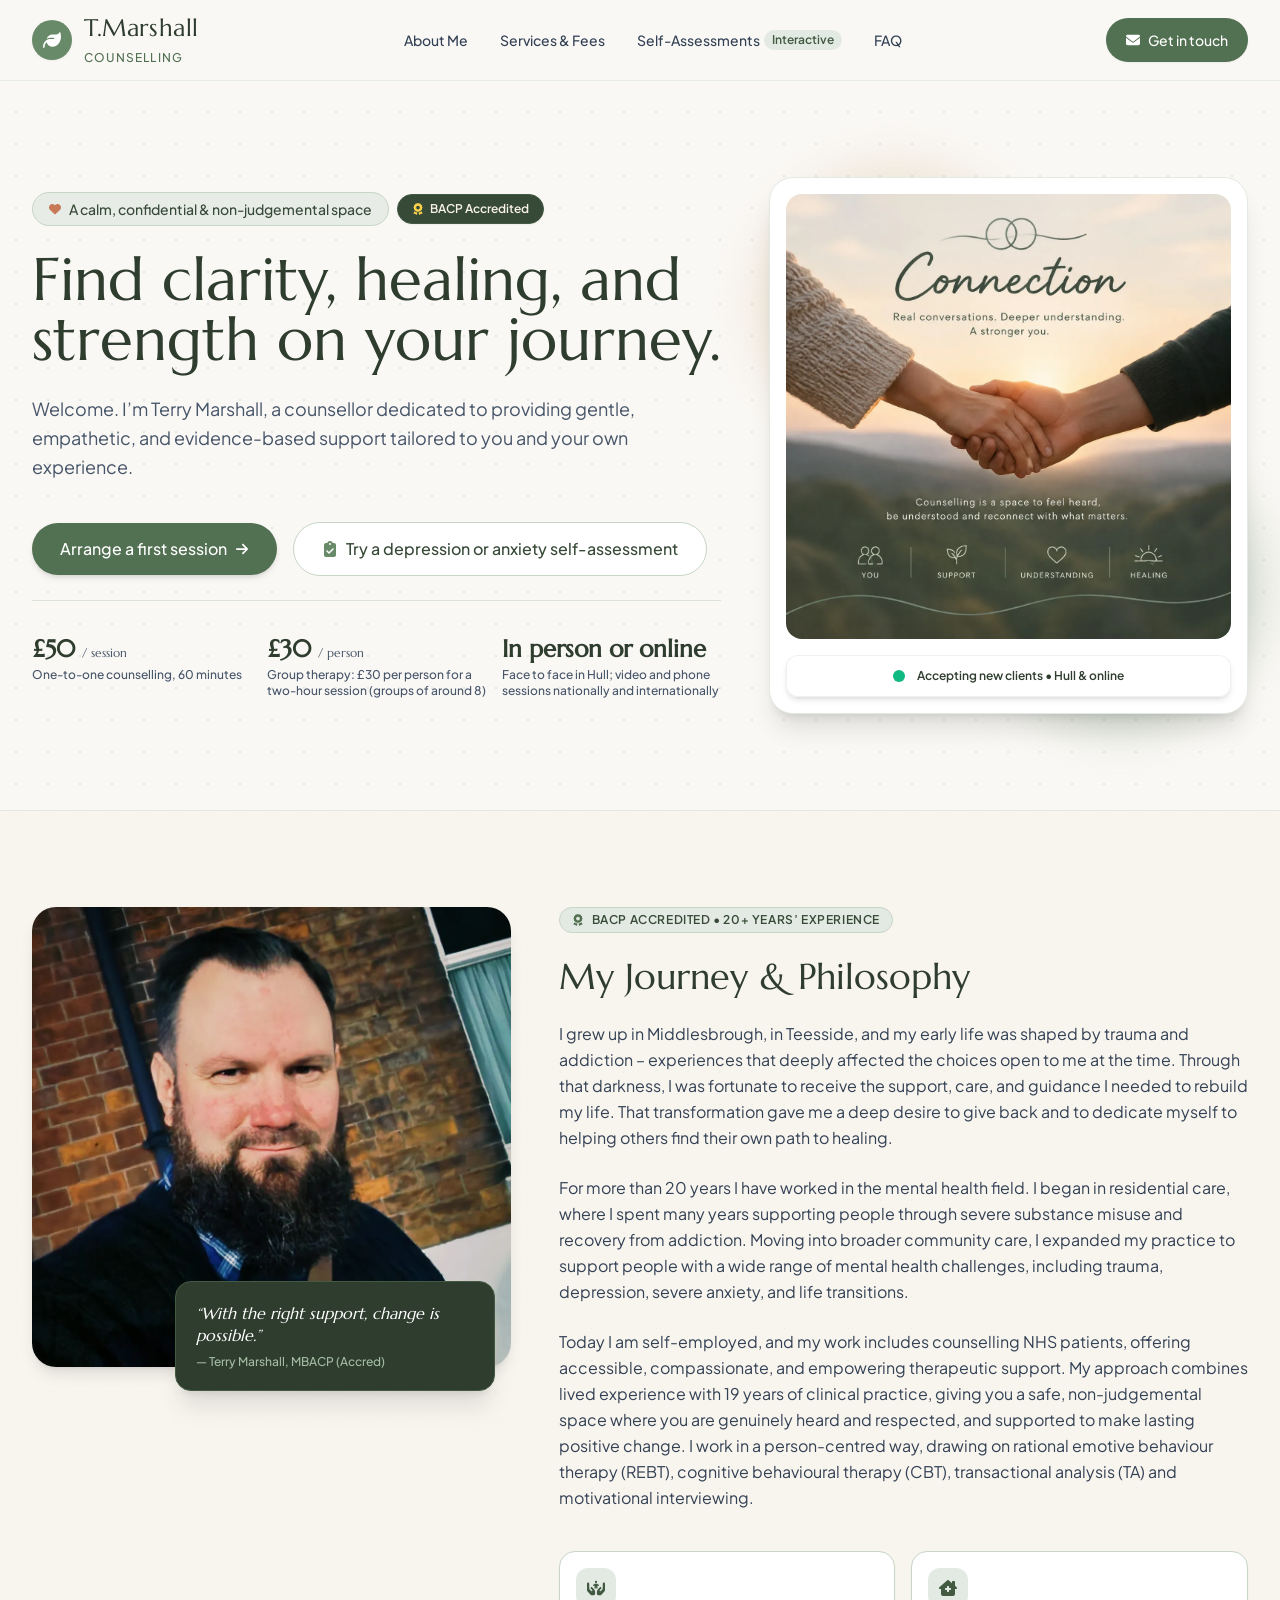
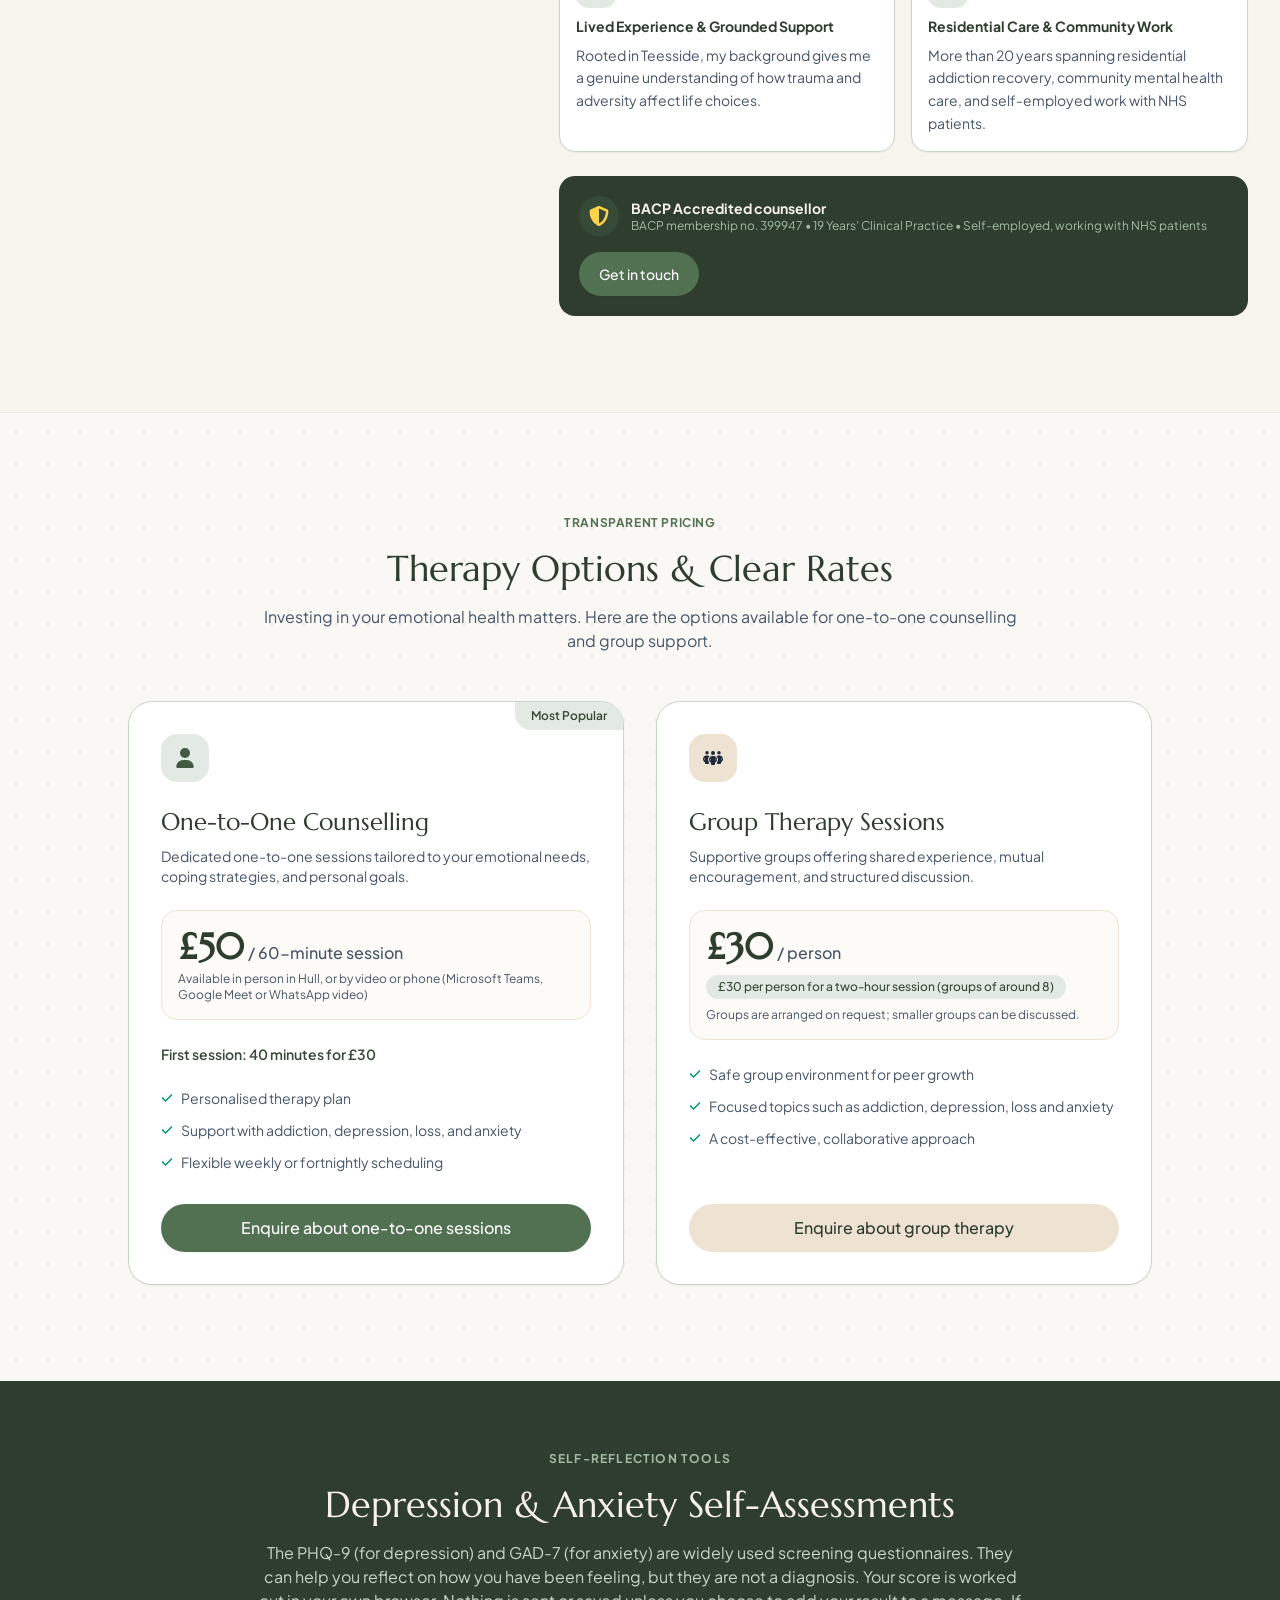
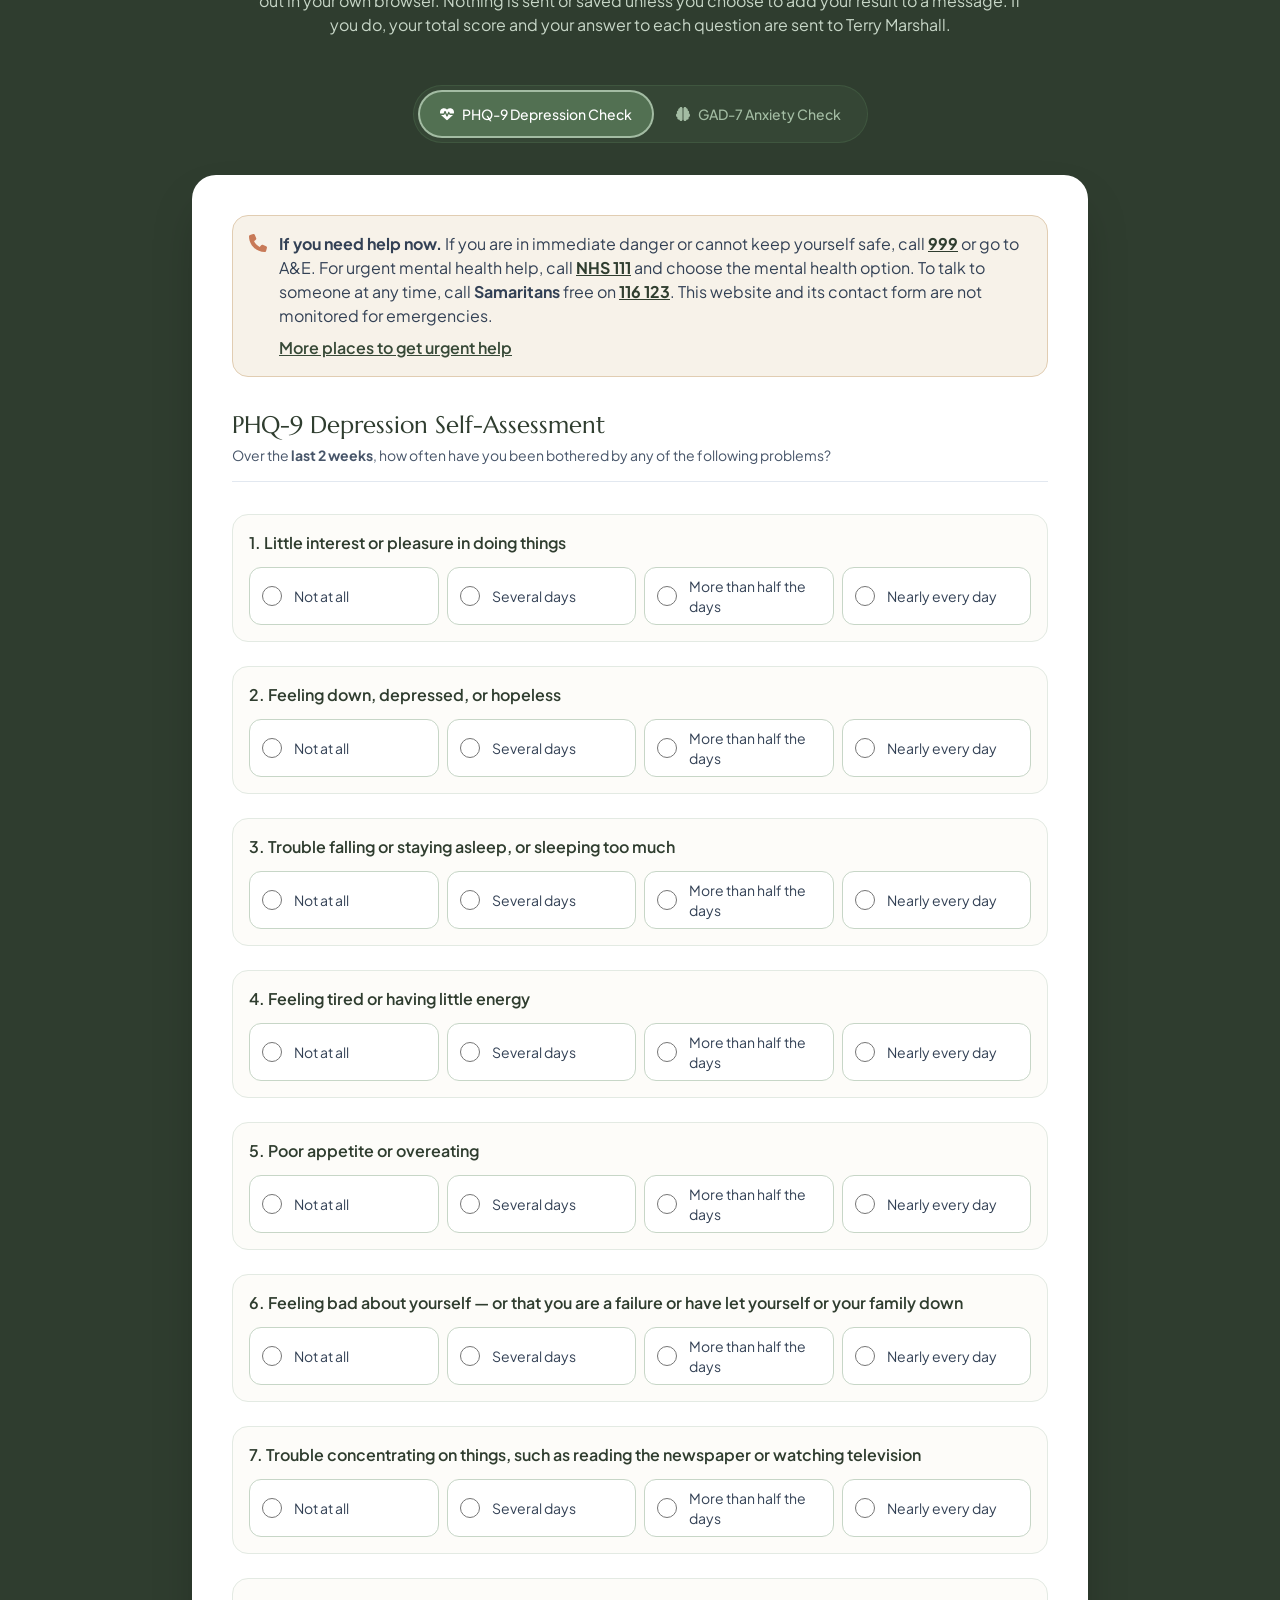
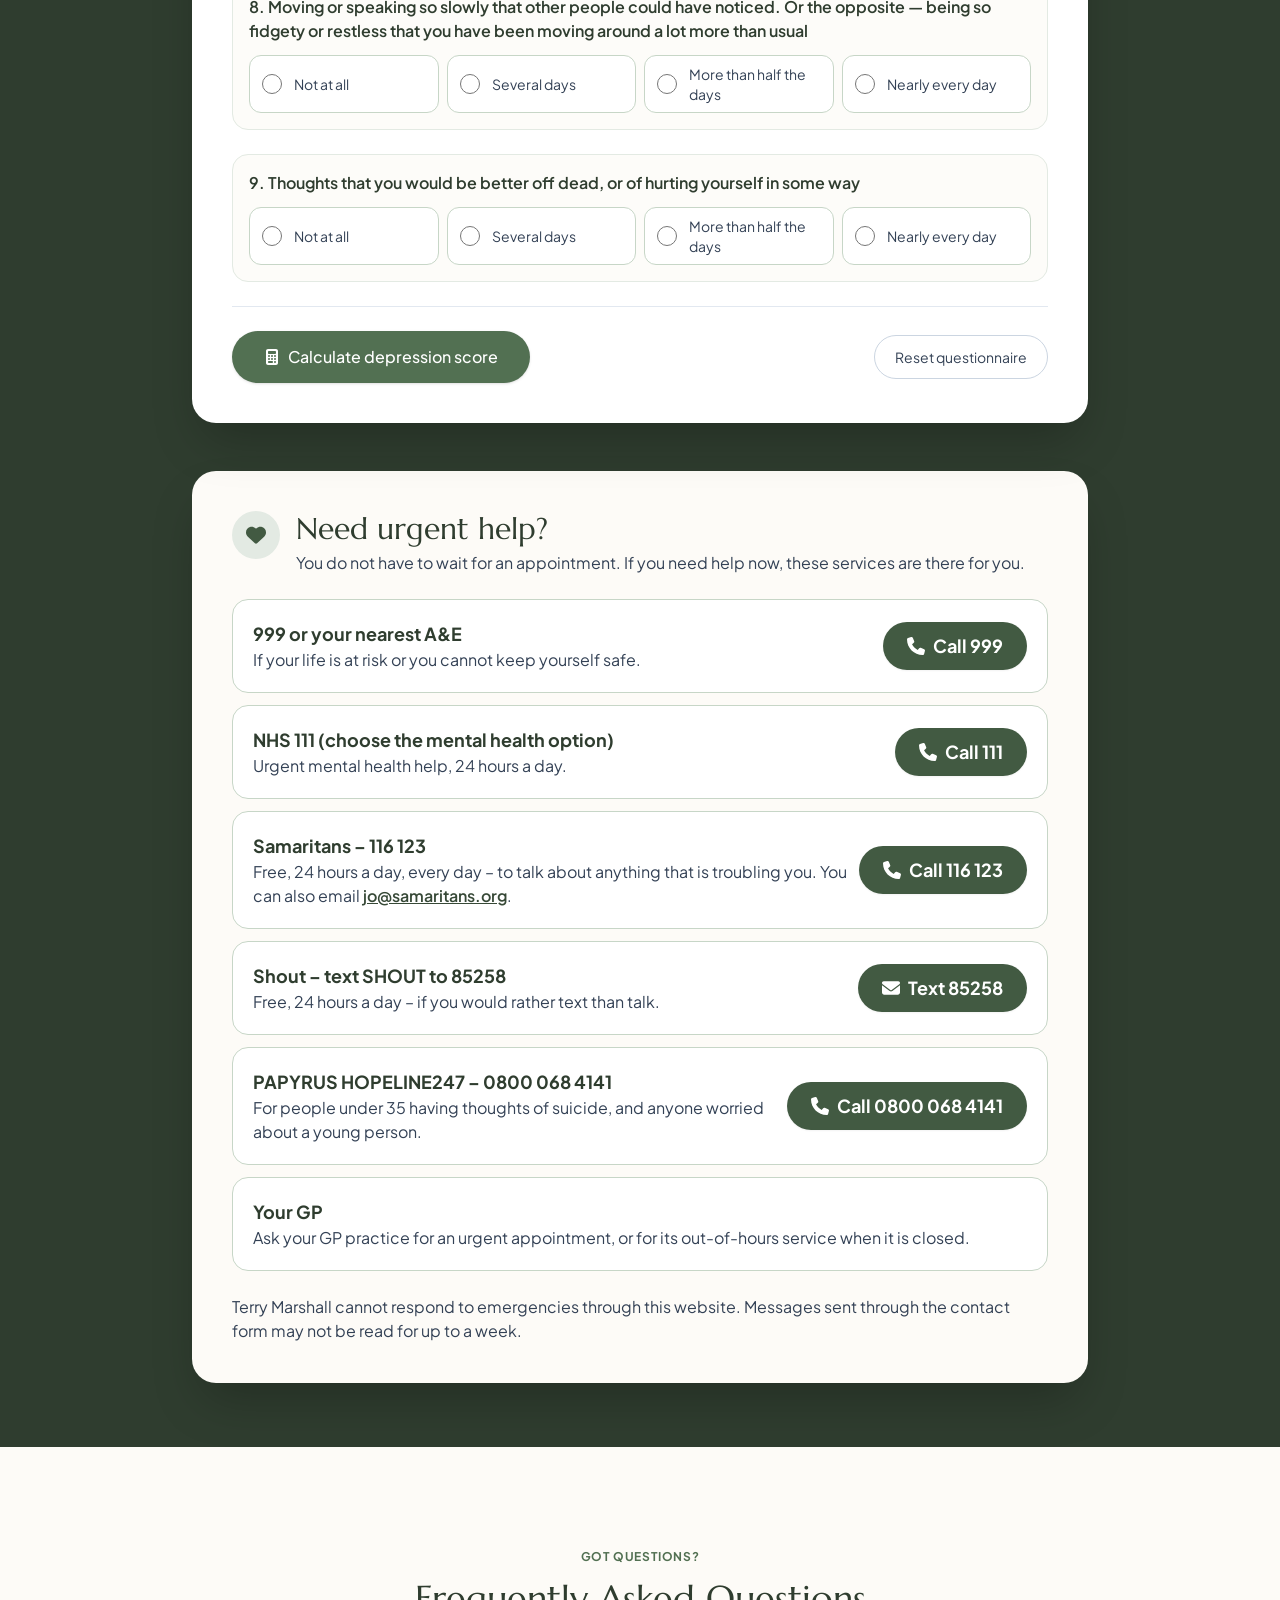
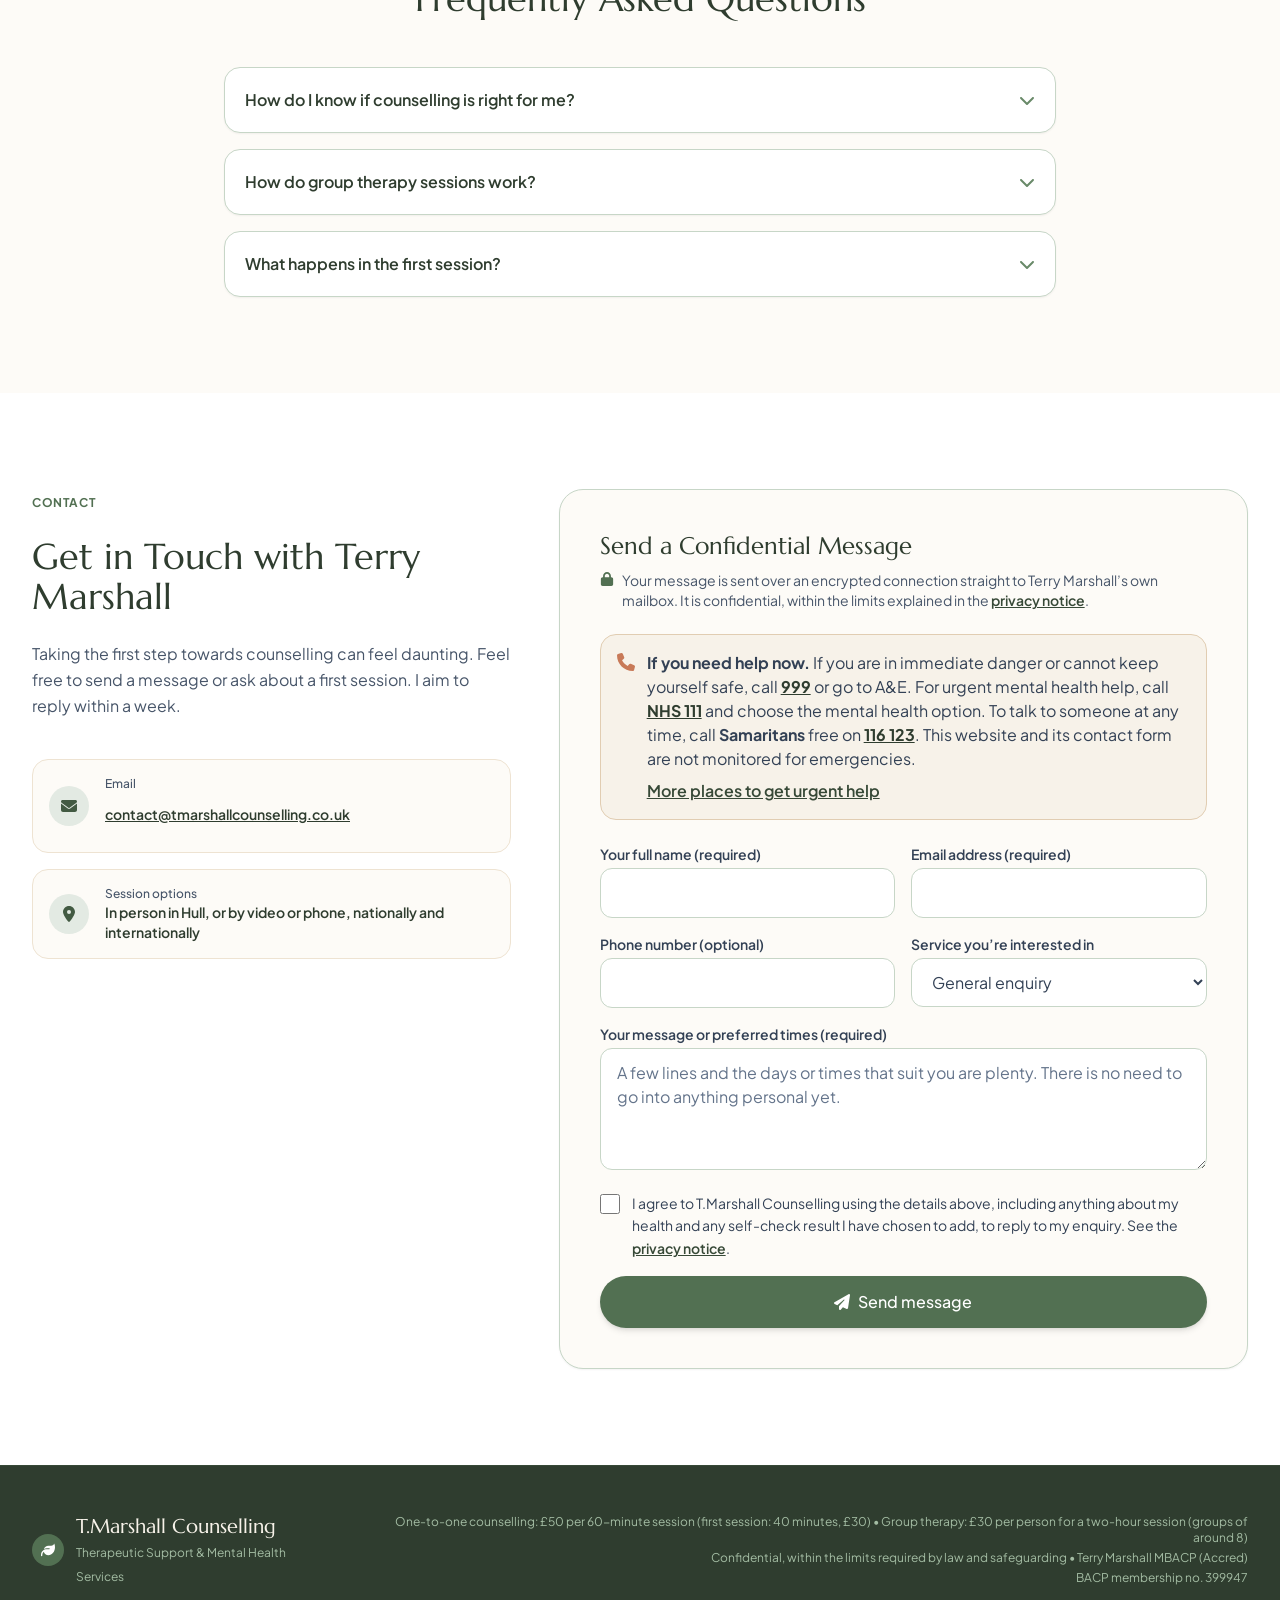
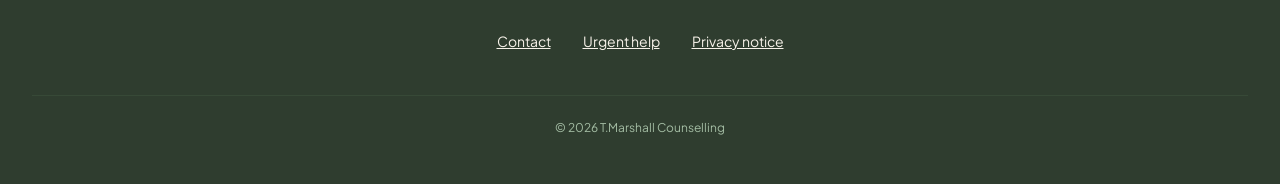
<file: index.html>
<!DOCTYPE html>
<html lang="en-GB" class="motion-safe:scroll-smooth scroll-pt-24">
<head>
    <meta charset="UTF-8">
    <meta name="viewport" content="width=device-width, initial-scale=1.0">

    <!-- PAGE TITLE AND SEARCH DESCRIPTION (what search engines and link previews show).
         PRICES: the description here and the og:description below both mention the prices too (one-to-one, first session and group). -->
    <title>T.Marshall Counselling | Counselling in Hull & Online</title>
    <meta name="description" content="Terry Marshall, BACP Accredited counsellor in Hull, in person or by video and phone. One-to-one £50 for 60 minutes; first session £30 for 40 minutes; group therapy £30 per person.">
    <link rel="canonical" href="https://tmarshallcounselling.co.uk/">

    <!-- Link previews (WhatsApp, Facebook, LinkedIn and similar) -->
    <meta property="og:type" content="website">
    <meta property="og:site_name" content="T.Marshall Counselling">
    <meta property="og:locale" content="en_GB">
    <meta property="og:url" content="https://tmarshallcounselling.co.uk/">
    <meta property="og:title" content="T.Marshall Counselling | Counselling in Hull & Online">
    <meta property="og:description" content="Terry Marshall, BACP Accredited counsellor in Hull, in person or by video and phone. One-to-one £50 for 60 minutes; first session £30 for 40 minutes; group therapy £30 per person.">
    <meta property="og:image" content="https://tmarshallcounselling.co.uk/assets/img/og.jpg">
    <meta property="og:image:width" content="1200">
    <meta property="og:image:height" content="630">
    <meta property="og:image:alt" content="T.Marshall Counselling">
    <meta name="twitter:card" content="summary_large_image">
    <meta name="theme-color" content="#FAF8F5">

    <!-- Icons, styles and script: all served from this website, nothing from other companies -->
    <link rel="icon" href="/favicon.ico" sizes="32x32">
    <link rel="icon" href="/favicon.svg" type="image/svg+xml">
    <link rel="stylesheet" href="/assets/css/site.css">
    <script src="/assets/js/site.js" defer></script>
</head>
<body class="bg-warm-pattern text-slate-800 antialiased min-h-screen flex flex-col justify-between">

    <!-- Skip link: lets keyboard users jump straight past the header -->
    <a href="#main" class="sr-only focus:not-sr-only focus:fixed focus:top-3 focus:left-3 focus:z-50 focus:bg-white focus:text-sage-900 focus:font-semibold focus:px-5 focus:py-3 focus:rounded-full focus:shadow-lg">Skip to main content</a>

    <!-- Header / Navigation -->
    <header class="sticky top-0 z-40 bg-[#FAF8F5]/90 backdrop-blur-md border-b border-sage-100/80 transition-all">
        <div class="max-w-7xl mx-auto px-4 sm:px-6 lg:px-8">
            <div class="flex items-center justify-between h-20">
                <!-- Brand Logo -->
                <a href="/" class="flex items-center space-x-3 group">
                    <div class="w-10 h-10 rounded-full bg-sage-500 text-white flex items-center justify-center shadow-sm group-hover:bg-sage-600 transition">
                        <svg class="icon text-lg" aria-hidden="true" focusable="false"><use href="/assets/icons.svg#i-leaf"></use></svg>
                    </div>
                    <div>
                        <span class="serif-title text-xl sm:text-2xl font-normal tracking-wide text-sage-900 block leading-tight">T.Marshall</span>
                        <span class="text-xs uppercase tracking-widest text-sage-600 font-medium">Counselling</span>
                    </div>
                </a>

                <!-- Desktop Navigation Links -->
                <nav aria-label="Main" class="hidden lg:flex items-center space-x-8 text-sm font-medium text-slate-700">
                    <a href="#about" class="py-3 hover:text-sage-600 transition">About Me</a>
                    <a href="#services" class="py-3 hover:text-sage-600 transition">Services & Fees</a>
                    <a href="#assessments" class="py-3 hover:text-sage-600 transition flex items-center space-x-1">
                        <span>Self-Assessments</span>
                        <span class="bg-sage-100 text-sage-700 text-xs px-2 py-0.5 rounded-full font-semibold">Interactive</span>
                    </a>
                    <a href="#faq" class="py-3 hover:text-sage-600 transition">FAQ</a>
                </nav>

                <!-- Action Button -->
                <div class="hidden lg:flex items-center space-x-4">
                    <a href="#contact" class="bg-sage-600 hover:bg-sage-700 text-white text-sm font-medium px-5 py-2.5 min-h-[44px] rounded-full shadow-sm hover:shadow transition-all transform motion-safe:hover:-translate-y-0.5 flex items-center space-x-2">
                        <svg class="icon" aria-hidden="true" focusable="false"><use href="/assets/icons.svg#i-envelope"></use></svg>
                        <span>Get in touch</span>
                    </a>
                </div>

                <!-- Mobile menu button (site.js shows it; the menu needs JavaScript) -->
                <button type="button" id="mobile-menu-btn" class="lg:hidden text-slate-700 w-11 h-11 flex items-center justify-center rounded-lg hover:bg-sage-100 transition" aria-label="Menu" aria-expanded="false" aria-controls="mobile-menu" hidden>
                    <svg class="icon text-xl" data-menu-icon="open" aria-hidden="true" focusable="false"><use href="/assets/icons.svg#i-bars"></use></svg>
                    <svg class="icon text-xl" data-menu-icon="close" aria-hidden="true" focusable="false" hidden><use href="/assets/icons.svg#i-xmark"></use></svg>
                </button>
            </div>
        </div>

        <!-- Mobile Menu -->
        <nav id="mobile-menu" aria-label="Main" class="lg:hidden bg-sand-50 border-b border-sage-200 px-4 pt-3 pb-6 space-y-1" hidden>
            <a href="#about" class="block py-3 text-slate-700 font-medium hover:text-sage-600">About Me</a>
            <a href="#services" class="block py-3 text-slate-700 font-medium hover:text-sage-600">Services & Fees</a>
            <a href="#assessments" class="block py-3 text-slate-700 font-medium hover:text-sage-600">Self-Assessments</a>
            <a href="#faq" class="block py-3 text-slate-700 font-medium hover:text-sage-600">FAQ</a>
            <a href="#contact" class="inline-block w-full text-center bg-sage-600 text-white font-medium py-3 rounded-full mt-2">Get in touch</a>
        </nav>

    </header>

    <!-- Without JavaScript the menu button above cannot work, so phones and tablets show these plain links instead (outside the sticky header so they scroll away) -->
    <noscript>
        <nav aria-label="Main" class="lg:hidden border-b border-sage-100/80 px-4 sm:px-6 flex flex-wrap justify-center gap-x-6 text-sm font-medium text-slate-700">
            <a href="#about" class="inline-flex items-center min-h-[44px] hover:text-sage-600">About Me</a>
            <a href="#services" class="inline-flex items-center min-h-[44px] hover:text-sage-600">Services & Fees</a>
            <a href="#assessments" class="inline-flex items-center min-h-[44px] hover:text-sage-600">Self-Assessments</a>
            <a href="#faq" class="inline-flex items-center min-h-[44px] hover:text-sage-600">FAQ</a>
            <a href="#contact" class="inline-flex items-center min-h-[44px] font-semibold text-sage-800 underline hover:text-sage-600">Get in touch</a>
        </nav>
    </noscript>

    <main id="main" class="flex-grow focus:outline-none" tabindex="-1">
        <!-- Hero Section -->
        <section class="relative py-16 lg:py-24 overflow-hidden">
            <div class="max-w-7xl mx-auto px-4 sm:px-6 lg:px-8">
                <div class="grid lg:grid-cols-12 gap-12 items-center">

                    <div class="lg:col-span-7 space-y-6">
                        <div class="flex flex-wrap items-center gap-2">
                            <div class="inline-flex items-center space-x-2 bg-sage-100/80 text-sage-800 px-4 py-1.5 rounded-full text-sm font-medium border border-sage-200">
                                <svg class="icon text-terracotta-500 text-xs" aria-hidden="true" focusable="false"><use href="/assets/icons.svg#i-heart"></use></svg>
                                <span>A calm, confidential & non-judgemental space</span>
                            </div>
                            <div class="inline-flex items-center space-x-1.5 bg-sage-800 text-sand-100 px-3.5 py-1.5 rounded-full text-xs font-semibold shadow-sm border border-sage-700">
                                <svg class="icon text-amber-300" aria-hidden="true" focusable="false"><use href="/assets/icons.svg#i-award"></use></svg>
                                <span>BACP Accredited</span>
                            </div>
                        </div>
                        <h1 class="serif-title text-4xl sm:text-5xl lg:text-6xl text-sage-900 leading-tight">
                            Find clarity, healing, and strength on your journey.
                        </h1>
                        <p class="text-lg text-slate-600 max-w-2xl leading-relaxed">
                            Welcome. I’m Terry Marshall, a counsellor dedicated to providing gentle, empathetic, and evidence-based support tailored to you and your own experience.
                        </p>

                        <div class="pt-4 flex flex-col sm:flex-row items-stretch sm:items-center space-y-3 sm:space-y-0 sm:space-x-4">
                            <a href="#contact" class="bg-sage-600 hover:bg-sage-700 text-white px-7 py-3.5 rounded-full text-center font-medium shadow-md hover:shadow-lg transition-all flex items-center justify-center space-x-2">
                                <span>Arrange a first session</span>
                                <svg class="icon text-sm" aria-hidden="true" focusable="false"><use href="/assets/icons.svg#i-arrow-right"></use></svg>
                            </a>
                            <a href="#assessments" class="bg-white hover:bg-sand-100 text-sage-800 border border-sage-200 px-7 py-3.5 rounded-full text-center font-medium transition-all flex items-center justify-center space-x-2">
                                <svg class="icon text-sage-500" aria-hidden="true" focusable="false"><use href="/assets/icons.svg#i-clipboard-check"></use></svg>
                                <span>Try a depression or anxiety self-assessment</span>
                            </a>
                        </div>

                        <!-- Key Highlights.
                             PRICES: these must match the page description at the top of this file, the Services & Fees cards
                             (including the first-session line under the one-to-one price), the FAQ (questions 2 and 3),
                             the contact form options and the footer. -->
                        <div class="pt-8 border-t border-sage-200/60 grid grid-cols-1 sm:grid-cols-3 gap-4 text-center sm:text-left">
                            <div>
                                <p class="text-2xl font-bold text-sage-900 serif-title">£50 <span class="text-xs font-normal text-slate-600">/ session</span></p>
                                <p class="text-xs text-slate-600 font-medium mt-0.5">One-to-one counselling, 60 minutes</p>
                            </div>
                            <div>
                                <p class="text-2xl font-bold text-sage-900 serif-title">£30 <span class="text-xs font-normal text-slate-600">/ person</span></p>
                                <p class="text-xs text-slate-600 font-medium mt-0.5">Group therapy: £30 per person for a two-hour session (groups of around 8)</p>
                            </div>
                            <div>
                                <p class="text-2xl font-bold text-sage-900 serif-title">In person or online</p>
                                <p class="text-xs text-slate-600 font-medium mt-0.5">Face to face in Hull; video and phone sessions nationally and internationally</p>
                            </div>
                        </div>
                    </div>

                    <div class="lg:col-span-5 relative">
                        <div class="relative mx-auto max-w-md lg:max-w-none">
                            <div class="absolute -top-4 -left-4 w-72 h-72 bg-sand-200 rounded-full mix-blend-multiply filter blur-xl opacity-70 motion-safe:animate-pulse"></div>
                            <div class="absolute -bottom-4 -right-4 w-72 h-72 bg-sage-200 rounded-full mix-blend-multiply filter blur-xl opacity-70"></div>

                            <div class="relative bg-white p-4 rounded-3xl shadow-xl border border-sage-100">
                                <!-- PICTURE: to change it, replace assets/img/hero.jpg and assets/img/hero.webp with a
                                     square picture (keep the same two file names) and change the alt text below so it
                                     says what the new picture shows. The words in this picture are part of the image. -->
                                <picture>
                                    <source srcset="/assets/img/hero.webp" type="image/webp">
                                    <img src="/assets/img/hero.jpg" alt="Two people holding hands at sunrise, with the word Connection: real conversations, deeper understanding, a stronger you. Counselling is a space to feel heard, be understood and reconnect with what matters." width="1200" height="1200" decoding="async" fetchpriority="high"
                                         class="rounded-2xl w-full h-auto">
                                </picture>
                                <!-- AVAILABILITY: change or remove this line if you are not taking new clients -->
                                <div class="mt-4 glass-card px-4 py-3 rounded-xl shadow-md border border-white/60">
                                    <div class="flex items-center justify-center space-x-3">
                                        <div class="w-3 h-3 bg-emerald-500 rounded-full flex-shrink-0 motion-safe:animate-ping"></div>
                                        <p class="text-xs font-semibold text-sage-900">Accepting new clients • Hull & online</p>
                                    </div>
                                </div>
                            </div>
                        </div>
                    </div>

                </div>
            </div>
        </section>

        <!-- About Section -->
        <section id="about" class="py-16 sm:py-24 bg-sand-100/60 border-y border-sage-200/40">
            <div class="max-w-7xl mx-auto px-4 sm:px-6 lg:px-8">
                <div class="grid lg:grid-cols-12 gap-12 items-start">

                    <div class="lg:col-span-5 lg:sticky lg:top-28">
                        <div class="relative group">
                            <!-- PHOTO: to change it, replace assets/img/t-marshall.jpg and assets/img/t-marshall.webp.
                                 Please send a new photo to the maintainer to be resized first, rather than uploading a phone original. -->
                            <picture class="block">
                                <source srcset="/assets/img/t-marshall.webp" type="image/webp">
                                <img id="profile-img" src="/assets/img/t-marshall.jpg" alt="Terry Marshall, counsellor" width="1000" height="1013" loading="lazy" decoding="async"
                                     class="rounded-3xl shadow-lg w-full h-[460px] object-cover transition duration-300 group-hover:brightness-95">
                            </picture>

                            <div class="absolute -bottom-6 -right-4 sm:right-4 bg-sage-900 text-white p-5 rounded-2xl shadow-xl max-w-xs border border-sage-700">
                                <p class="serif-title text-base italic font-light leading-snug">“With the right support, change is possible.”</p>
                                <p class="text-xs text-sage-300 mt-2 font-medium">— Terry Marshall, MBACP (Accred)</p>
                            </div>
                        </div>
                    </div>

                    <div class="lg:col-span-7 space-y-6">
                        <div class="inline-flex items-center space-x-2 bg-sage-100 text-sage-800 px-3 py-1 rounded-full text-xs font-semibold uppercase tracking-wider border border-sage-200">
                            <svg class="icon text-sage-600" aria-hidden="true" focusable="false"><use href="/assets/icons.svg#i-award"></use></svg>
                            <span>BACP Accredited • 20+ Years’ Experience</span>
                        </div>

                        <h2 class="serif-title text-3xl sm:text-4xl text-sage-900 leading-tight">My Journey & Philosophy</h2>

                        <p class="text-slate-700 leading-relaxed text-base">
                            I grew up in Middlesbrough, in Teesside, and my early life was shaped by trauma and addiction – experiences that deeply affected the choices open to me at the time. Through that darkness, I was fortunate to receive the support, care, and guidance I needed to rebuild my life. That transformation gave me a deep desire to give back and to dedicate myself to helping others find their own path to healing.
                        </p>

                        <p class="text-slate-700 leading-relaxed text-base">
                            For more than 20 years I have worked in the mental health field. I began in residential care, where I spent many years supporting people through severe substance misuse and recovery from addiction. Moving into broader community care, I expanded my practice to support people with a wide range of mental health challenges, including trauma, depression, severe anxiety, and life transitions.
                        </p>

                        <p class="text-slate-700 leading-relaxed text-base">
                            Today I am self-employed, and my work includes counselling NHS patients, offering accessible, compassionate, and empowering therapeutic support. My approach combines lived experience with 19 years of clinical practice, giving you a safe, non-judgemental space where you are genuinely heard and respected, and supported to make lasting positive change. I work in a person-centred way, drawing on rational emotive behaviour therapy (REBT), cognitive behavioural therapy (CBT), transactional analysis (TA) and motivational interviewing.
                        </p>

                        <!-- Key Milestones Cards -->
                        <div class="grid sm:grid-cols-2 gap-4 pt-4">
                            <div class="bg-white p-4 rounded-2xl border border-sage-200 shadow-sm space-y-2">
                                <div class="w-10 h-10 rounded-xl bg-sage-100 text-sage-700 flex items-center justify-center font-bold text-lg">
                                    <svg class="icon" aria-hidden="true" focusable="false"><use href="/assets/icons.svg#i-hands-holding-child"></use></svg>
                                </div>
                                <h3 class="font-bold text-sage-900 text-sm">Lived Experience & Grounded Support</h3>
                                <p class="text-sm text-slate-600 leading-relaxed">
                                    Rooted in Teesside, my background gives me a genuine understanding of how trauma and adversity affect life choices.
                                </p>
                            </div>

                            <div class="bg-white p-4 rounded-2xl border border-sage-200 shadow-sm space-y-2">
                                <div class="w-10 h-10 rounded-xl bg-sage-100 text-sage-700 flex items-center justify-center font-bold text-lg">
                                    <svg class="icon" aria-hidden="true" focusable="false"><use href="/assets/icons.svg#i-house-chimney-medical"></use></svg>
                                </div>
                                <h3 class="font-bold text-sage-900 text-sm">Residential Care & Community Work</h3>
                                <p class="text-sm text-slate-600 leading-relaxed">
                                    More than 20 years spanning residential addiction recovery, community mental health care, and self-employed work with NHS patients.
                                </p>
                            </div>
                        </div>

                        <!-- Credentials Banner -->
                        <div class="bg-sage-900 text-sand-100 p-5 rounded-2xl flex flex-wrap items-center justify-between gap-4 mt-6">
                            <div class="flex items-center space-x-3">
                                <div class="w-10 h-10 rounded-full bg-sage-800 flex items-center justify-center text-amber-300 flex-shrink-0">
                                    <svg class="icon text-xl" aria-hidden="true" focusable="false"><use href="/assets/icons.svg#i-shield-halved"></use></svg>
                                </div>
                                <div>
                                    <p class="font-bold text-sm">BACP Accredited counsellor</p>
                                    <p class="text-xs text-sage-300"><span class="whitespace-nowrap">BACP membership no. 399947</span> • 19 Years’ Clinical Practice • Self-employed, working with NHS patients</p>
                                </div>
                            </div>
                            <a href="#contact" class="text-sm bg-sage-600 hover:bg-sage-700 text-white font-medium px-5 py-2.5 min-h-[44px] inline-flex items-center rounded-full transition shadow-sm focus-visible:outline-sand-100">
                                Get in touch
                            </a>
                        </div>
                    </div>

                </div>
            </div>
        </section>

        <!-- Services & Fees Section -->
        <section id="services" class="py-16 sm:py-24">
            <div class="max-w-7xl mx-auto px-4 sm:px-6 lg:px-8">
                <div class="text-center max-w-3xl mx-auto space-y-4">
                    <span class="text-xs font-bold uppercase tracking-wider text-sage-600">Transparent Pricing</span>
                    <h2 class="serif-title text-3xl sm:text-4xl text-sage-900">Therapy Options & Clear Rates</h2>
                    <p class="text-slate-600">
                        Investing in your emotional health matters. Here are the options available for one-to-one counselling and group support.
                    </p>
                </div>

                <div class="grid md:grid-cols-2 gap-8 mt-12 max-w-5xl mx-auto">

                    <!-- One-to-One Counselling Card -->
                    <div class="bg-white rounded-3xl p-8 border border-sage-200 shadow-sm hover:shadow-md transition-all flex flex-col justify-between relative overflow-hidden">
                        <div class="absolute top-0 right-0 bg-sage-100 text-sage-800 text-xs font-semibold px-4 py-1.5 rounded-bl-2xl">
                            Most Popular
                        </div>
                        <div>
                            <div class="w-12 h-12 bg-sage-100 text-sage-700 rounded-2xl flex items-center justify-center text-xl mb-6">
                                <svg class="icon" aria-hidden="true" focusable="false"><use href="/assets/icons.svg#i-user"></use></svg>
                            </div>
                            <h3 class="serif-title text-2xl text-sage-900">One-to-One Counselling</h3>
                            <p class="text-slate-600 text-sm mt-2">
                                Dedicated one-to-one sessions tailored to your emotional needs, coping strategies, and personal goals.
                            </p>

                            <!-- PRICE: one-to-one sessions (and the first-session price on the line under the box) -->
                            <div class="my-6 p-4 bg-sand-50 rounded-2xl border border-sand-200">
                                <div class="flex items-baseline space-x-1">
                                    <span class="serif-title text-4xl font-bold text-sage-900">£50</span>
                                    <span class="text-slate-600 font-medium">/ 60-minute session</span>
                                </div>
                                <p class="text-xs text-slate-600 mt-1">Available in person in Hull, or by video or phone (Microsoft Teams, Google Meet or WhatsApp video)</p>
                            </div>
                            <p class="mb-6 text-sm font-semibold text-sage-800">First session: 40 minutes for £30</p>

                            <ul class="space-y-3 text-sm text-slate-600">
                                <li class="flex items-center space-x-2">
                                    <svg class="icon text-emerald-600 text-xs" aria-hidden="true" focusable="false"><use href="/assets/icons.svg#i-check"></use></svg>
                                    <span>Personalised therapy plan</span>
                                </li>
                                <li class="flex items-center space-x-2">
                                    <svg class="icon text-emerald-600 text-xs" aria-hidden="true" focusable="false"><use href="/assets/icons.svg#i-check"></use></svg>
                                    <span>Support with addiction, depression, loss, and anxiety</span>
                                </li>
                                <li class="flex items-center space-x-2">
                                    <svg class="icon text-emerald-600 text-xs" aria-hidden="true" focusable="false"><use href="/assets/icons.svg#i-check"></use></svg>
                                    <span>Flexible weekly or fortnightly scheduling</span>
                                </li>
                            </ul>
                        </div>

                        <div class="mt-8">
                            <a href="#contact" data-service="One-to-one counselling" class="block w-full py-3 text-center bg-sage-600 hover:bg-sage-700 text-white font-medium rounded-full transition shadow-sm">
                                Enquire about one-to-one sessions
                            </a>
                        </div>
                    </div>

                    <!-- Group Therapy Card -->
                    <div class="bg-white rounded-3xl p-8 border border-sage-200 shadow-sm hover:shadow-md transition-all flex flex-col justify-between relative">
                        <div>
                            <div class="w-12 h-12 bg-sand-200 text-slate-800 rounded-2xl flex items-center justify-center text-xl mb-6">
                                <svg class="icon" aria-hidden="true" focusable="false"><use href="/assets/icons.svg#i-people-group"></use></svg>
                            </div>
                            <h3 class="serif-title text-2xl text-sage-900">Group Therapy Sessions</h3>
                            <p class="text-slate-600 text-sm mt-2">
                                Supportive groups offering shared experience, mutual encouragement, and structured discussion.
                            </p>

                            <!-- PRICE: group therapy -->
                            <div class="my-6 p-4 bg-sand-50 rounded-2xl border border-sand-200">
                                <div class="flex items-baseline space-x-1">
                                    <span class="serif-title text-4xl font-bold text-sage-900">£30</span>
                                    <span class="text-slate-600 font-medium">/ person</span>
                                </div>
                                <div class="mt-2 text-xs bg-sage-100 text-sage-800 px-3 py-1 rounded-full inline-block font-medium">
                                    £30 per person for a two-hour session (groups of around 8)
                                </div>
                                <p class="text-xs text-slate-600 mt-2">Groups are arranged on request; smaller groups can be discussed.</p>
                            </div>

                            <ul class="space-y-3 text-sm text-slate-600">
                                <li class="flex items-center space-x-2">
                                    <svg class="icon text-emerald-600 text-xs" aria-hidden="true" focusable="false"><use href="/assets/icons.svg#i-check"></use></svg>
                                    <span>Safe group environment for peer growth</span>
                                </li>
                                <li class="flex items-center space-x-2">
                                    <svg class="icon text-emerald-600 text-xs" aria-hidden="true" focusable="false"><use href="/assets/icons.svg#i-check"></use></svg>
                                    <span>Focused topics such as addiction, depression, loss and anxiety</span>
                                </li>
                                <li class="flex items-center space-x-2">
                                    <svg class="icon text-emerald-600 text-xs" aria-hidden="true" focusable="false"><use href="/assets/icons.svg#i-check"></use></svg>
                                    <span>A cost-effective, collaborative approach</span>
                                </li>
                            </ul>
                        </div>

                        <div class="mt-8">
                            <a href="#contact" data-service="Group therapy" class="block w-full py-3 text-center bg-sand-200 hover:bg-sand-300 text-sage-900 font-medium rounded-full transition">
                                Enquire about group therapy
                            </a>
                        </div>
                    </div>

                </div>
            </div>
        </section>

        <!-- Interactive Self-Assessment Section (PHQ-9 and GAD-7).
             The questions and scoring live in assets/js/site.js and use the exact published wording: please do not reword them. -->
        <section id="assessments" class="py-16 bg-sage-900 text-white relative">
            <div class="max-w-7xl mx-auto px-4 sm:px-6 lg:px-8">

                <div class="text-center max-w-3xl mx-auto space-y-4 mb-12">
                    <span class="text-xs font-bold uppercase tracking-widest text-sage-300">Self-Reflection Tools</span>
                    <h2 class="serif-title text-3xl sm:text-4xl text-sand-100">Depression & Anxiety Self-Assessments</h2>
                    <p class="text-sage-200 text-sm sm:text-base">
                        The PHQ-9 (for depression) and GAD-7 (for anxiety) are widely used screening questionnaires. They can help you reflect on how you have been feeling, but they are not a diagnosis. Your score is worked out in your own browser. Nothing is sent or saved unless you choose to add your result to a message. If you do, your total score and your answer to each question are sent to Terry Marshall.
                    </p>
                </div>

                <noscript>
                    <p class="max-w-3xl mx-auto mb-8 text-center text-sand-100 text-base">The self-assessment questionnaires need JavaScript to work. The contact form further down works without it, and the urgent-help information below is always available.</p>
                </noscript>

                <!-- Questionnaires: shown by site.js (hidden when JavaScript is off) -->
                <div id="selfcheck" hidden>

                    <!-- Questionnaire tabs -->
                    <div class="flex justify-center mb-8">
                        <div role="tablist" aria-label="Choose a questionnaire" class="bg-sage-800/80 p-1.5 rounded-full flex w-full sm:w-auto sm:inline-flex border border-sage-700/80 gap-1">
                            <button type="button" role="tab" id="tab-phq" data-tab="phq" aria-selected="true" aria-controls="panel-phq" tabindex="0" class="flex-1 sm:flex-none px-4 sm:px-5 py-2.5 min-h-[44px] rounded-full text-sm font-medium transition-all focus-visible:outline-sand-100 bg-sage-600 text-white shadow ring-2 ring-sage-300">
                                <svg class="icon mr-2" aria-hidden="true" focusable="false"><use href="/assets/icons.svg#i-heart-pulse"></use></svg>PHQ-9 Depression Check
                            </button>
                            <button type="button" role="tab" id="tab-gad" data-tab="gad" aria-selected="false" aria-controls="panel-gad" tabindex="-1" class="flex-1 sm:flex-none px-4 sm:px-5 py-2.5 min-h-[44px] rounded-full text-sm font-medium transition-all focus-visible:outline-sand-100 text-sage-300 hover:text-white">
                                <svg class="icon mr-2" aria-hidden="true" focusable="false"><use href="/assets/icons.svg#i-brain"></use></svg>GAD-7 Anxiety Check
                            </button>
                        </div>
                    </div>

                    <!-- Assessment Container Card -->
                    <div class="bg-white text-slate-800 rounded-3xl p-6 sm:p-10 max-w-4xl mx-auto shadow-2xl relative">

                        <!-- "If you need help now" box (short crisis box) -->
                        <div class="bg-sand-100 border border-sand-300 p-4 rounded-2xl mb-8 flex items-start gap-3 text-sm sm:text-base text-slate-700">
                            <svg class="icon text-terracotta-500 text-lg mt-0.5" aria-hidden="true" focusable="false"><use href="/assets/icons.svg#i-phone"></use></svg>
                            <div class="space-y-2">
                                <p><strong>If you need help now.</strong> If you are in immediate danger or cannot keep yourself safe, call <a href="tel:999" class="font-bold text-sage-900 underline">999</a> or go to A&E. For urgent mental health help, call <a href="tel:111" class="font-bold text-sage-900 underline">NHS 111</a> and choose the mental health option. To talk to someone at any time, call <strong>Samaritans</strong> free on <a href="tel:116123" class="font-bold text-sage-900 underline">116 123</a>. This website and its contact form are not monitored for emergencies.</p>
                                <p><a href="#urgent-help" class="font-semibold text-sage-800 underline">More places to get urgent help</a></p>
                            </div>
                        </div>

                        <!-- PHQ-9 (depression) -->
                        <div id="panel-phq" role="tabpanel" aria-labelledby="tab-phq" class="space-y-8">
                            <div class="border-b border-slate-200 pb-4">
                                <h3 id="phq-heading" class="serif-title text-2xl text-sage-900">PHQ-9 Depression Self-Assessment</h3>
                                <p id="phq-stem" class="text-sm text-slate-600 mt-1">
                                    Over the <strong>last 2 weeks</strong>, how often have you been bothered by any of the following problems?
                                </p>
                            </div>

                            <form id="phq-form" class="space-y-6" autocomplete="off" data-questionnaire="phq" aria-labelledby="phq-heading" aria-describedby="phq-stem">
                                <!-- The nine questions are added here by site.js -->
                                <div class="space-y-6" data-questions></div>

                                <p class="text-sm font-semibold text-rose-700" role="alert" data-missing hidden></p>

                                <div class="pt-6 border-t border-slate-200 flex flex-col sm:flex-row items-center justify-between gap-4">
                                    <button type="submit" class="w-full sm:w-auto bg-sage-600 hover:bg-sage-700 text-white font-medium px-8 py-3.5 rounded-full shadow transition-all flex items-center justify-center space-x-2">
                                        <svg class="icon" aria-hidden="true" focusable="false"><use href="/assets/icons.svg#i-calculator"></use></svg>
                                        <span>Calculate depression score</span>
                                    </button>
                                    <button type="reset" class="w-full sm:w-auto min-h-[44px] px-5 py-2.5 rounded-full border border-slate-300 text-sm text-slate-700 hover:bg-slate-50 hover:text-slate-900 transition">
                                        Reset questionnaire
                                    </button>
                                    <span class="sr-only" role="status" data-reset-status></span>
                                    <span class="sr-only" role="status" data-removed-status></span>
                                </div>
                            </form>

                            <p class="text-sm font-semibold text-slate-800 bg-sand-100 border border-sand-300 rounded-xl px-4 py-3" id="phq-result-removed" hidden>Your answers changed, so the result was taken out of your message. Add it again if you want to send it.</p>

                            <!-- PHQ-9 result (filled in by site.js) -->
                            <div id="phq-result" class="mt-8 p-6 bg-sand-50 rounded-2xl border border-sage-200 space-y-4" role="status" aria-live="polite" tabindex="-1" hidden>
                                <div data-q9-slot hidden></div>
                                <div class="flex items-center justify-between gap-3">
                                    <span data-result-badge class="px-3 py-1 rounded-full text-xs font-bold uppercase tracking-wide"></span>
                                    <span class="text-xs text-slate-600">Your result</span>
                                </div>
                                <div>
                                    <h4 data-result-title class="serif-title text-2xl text-sage-900">PHQ-9 score</h4>
                                    <p data-result-text class="text-base text-slate-700 mt-2 leading-relaxed"></p>
                                </div>

                                <div class="bg-sand-100 border border-sand-300 p-4 rounded-2xl flex items-start gap-3 text-sm sm:text-base text-slate-700">
                                    <svg class="icon text-terracotta-500 text-lg mt-0.5" aria-hidden="true" focusable="false"><use href="/assets/icons.svg#i-phone"></use></svg>
                                    <div class="space-y-2">
                                        <p><strong>If you need help now.</strong> If you are in immediate danger or cannot keep yourself safe, call <a href="tel:999" class="font-bold text-sage-900 underline">999</a> or go to A&E. For urgent mental health help, call <a href="tel:111" class="font-bold text-sage-900 underline">NHS 111</a> and choose the mental health option. To talk to someone at any time, call <strong>Samaritans</strong> free on <a href="tel:116123" class="font-bold text-sage-900 underline">116 123</a>. This website and its contact form are not monitored for emergencies.</p>
                                        <p><a href="#urgent-help" class="font-semibold text-sage-800 underline">More places to get urgent help</a></p>
                                    </div>
                                </div>

                                <div class="bg-white p-4 rounded-xl border border-sage-100 space-y-3" data-add-row>
                                    <p class="text-sm text-slate-700">
                                        <svg class="icon text-amber-500 mr-1" aria-hidden="true" focusable="false"><use href="/assets/icons.svg#i-lightbulb"></use></svg>
                                        If you would like to share this result with Terry Marshall, you can add it to your message. It is only sent if you then send the message.
                                    </p>
                                    <p class="text-sm text-slate-600">If you add this result to a message, your total score and your answer to each question are sent. Messages may not be read for up to a week, so this is not a way to get help quickly.</p>
                                    <!-- Shown by site.js only when question 9 was answered above "Not at all".
                                         Please keep it: without it, site.js will not offer to add a result that includes that answer. -->
                                    <p class="text-sm font-semibold text-slate-800 bg-sand-100 border border-sand-300 rounded-xl px-4 py-3" data-q9-add-warning hidden>If you add this result, your answer to question 9 will be included. Please do not rely on a message to get help quickly. The services above are there right now.</p>
                                    <div class="flex flex-col sm:flex-row sm:items-center gap-3">
                                        <button type="button" data-add-result="phq" class="text-sm bg-sage-800 text-white font-medium px-5 py-2.5 min-h-[44px] rounded-full hover:bg-sage-900 transition inline-flex items-center justify-center gap-2">
                                            <span>Add this result to my message</span>
                                            <svg class="icon" aria-hidden="true" focusable="false"><use href="/assets/icons.svg#i-arrow-down"></use></svg>
                                        </button>
                                        <p class="text-sm font-semibold text-sage-800" data-add-confirm hidden>Added to your message.</p>
                                    </div>
                                </div>
                            </div>
                        </div>

                        <!-- GAD-7 (anxiety) -->
                        <div id="panel-gad" role="tabpanel" aria-labelledby="tab-gad" class="space-y-8" hidden>
                            <div class="border-b border-slate-200 pb-4">
                                <h3 id="gad-heading" class="serif-title text-2xl text-sage-900">GAD-7 Anxiety Self-Assessment</h3>
                                <p id="gad-stem" class="text-sm text-slate-600 mt-1">
                                    Over the <strong>last 2 weeks</strong>, how often have you been bothered by the following problems?
                                </p>
                            </div>

                            <form id="gad-form" class="space-y-6" autocomplete="off" data-questionnaire="gad" aria-labelledby="gad-heading" aria-describedby="gad-stem">
                                <!-- The seven questions are added here by site.js -->
                                <div class="space-y-6" data-questions></div>

                                <p class="text-sm font-semibold text-rose-700" role="alert" data-missing hidden></p>

                                <div class="pt-6 border-t border-slate-200 flex flex-col sm:flex-row items-center justify-between gap-4">
                                    <button type="submit" class="w-full sm:w-auto bg-sage-600 hover:bg-sage-700 text-white font-medium px-8 py-3.5 rounded-full shadow transition-all flex items-center justify-center space-x-2">
                                        <svg class="icon" aria-hidden="true" focusable="false"><use href="/assets/icons.svg#i-calculator"></use></svg>
                                        <span>Calculate anxiety score</span>
                                    </button>
                                    <button type="reset" class="w-full sm:w-auto min-h-[44px] px-5 py-2.5 rounded-full border border-slate-300 text-sm text-slate-700 hover:bg-slate-50 hover:text-slate-900 transition">
                                        Reset questionnaire
                                    </button>
                                    <span class="sr-only" role="status" data-reset-status></span>
                                    <span class="sr-only" role="status" data-removed-status></span>
                                </div>
                            </form>

                            <p class="text-sm font-semibold text-slate-800 bg-sand-100 border border-sand-300 rounded-xl px-4 py-3" id="gad-result-removed" hidden>Your answers changed, so the result was taken out of your message. Add it again if you want to send it.</p>

                            <!-- GAD-7 result (filled in by site.js) -->
                            <div id="gad-result" class="mt-8 p-6 bg-sand-50 rounded-2xl border border-sage-200 space-y-4" role="status" aria-live="polite" tabindex="-1" hidden>
                                <div class="flex items-center justify-between gap-3">
                                    <span data-result-badge class="px-3 py-1 rounded-full text-xs font-bold uppercase tracking-wide"></span>
                                    <span class="text-xs text-slate-600">Your result</span>
                                </div>
                                <div>
                                    <h4 data-result-title class="serif-title text-2xl text-sage-900">GAD-7 score</h4>
                                    <p data-result-text class="text-base text-slate-700 mt-2 leading-relaxed"></p>
                                </div>

                                <div class="bg-sand-100 border border-sand-300 p-4 rounded-2xl flex items-start gap-3 text-sm sm:text-base text-slate-700">
                                    <svg class="icon text-terracotta-500 text-lg mt-0.5" aria-hidden="true" focusable="false"><use href="/assets/icons.svg#i-phone"></use></svg>
                                    <div class="space-y-2">
                                        <p><strong>If you need help now.</strong> If you are in immediate danger or cannot keep yourself safe, call <a href="tel:999" class="font-bold text-sage-900 underline">999</a> or go to A&E. For urgent mental health help, call <a href="tel:111" class="font-bold text-sage-900 underline">NHS 111</a> and choose the mental health option. To talk to someone at any time, call <strong>Samaritans</strong> free on <a href="tel:116123" class="font-bold text-sage-900 underline">116 123</a>. This website and its contact form are not monitored for emergencies.</p>
                                        <p><a href="#urgent-help" class="font-semibold text-sage-800 underline">More places to get urgent help</a></p>
                                    </div>
                                </div>

                                <div class="bg-white p-4 rounded-xl border border-sage-100 space-y-3" data-add-row>
                                    <p class="text-sm text-slate-700">
                                        <svg class="icon text-amber-500 mr-1" aria-hidden="true" focusable="false"><use href="/assets/icons.svg#i-lightbulb"></use></svg>
                                        If you would like to share this result with Terry Marshall, you can add it to your message. It is only sent if you then send the message.
                                    </p>
                                    <p class="text-sm text-slate-600">If you add this result to a message, your total score and your answer to each question are sent. Messages may not be read for up to a week, so this is not a way to get help quickly.</p>
                                    <div class="flex flex-col sm:flex-row sm:items-center gap-3">
                                        <button type="button" data-add-result="gad" class="text-sm bg-sage-800 text-white font-medium px-5 py-2.5 min-h-[44px] rounded-full hover:bg-sage-900 transition inline-flex items-center justify-center gap-2">
                                            <span>Add this result to my message</span>
                                            <svg class="icon" aria-hidden="true" focusable="false"><use href="/assets/icons.svg#i-arrow-down"></use></svg>
                                        </button>
                                        <p class="text-sm font-semibold text-sage-800" data-add-confirm hidden>Added to your message.</p>
                                    </div>
                                </div>
                            </div>
                        </div>

                    </div>
                </div>

                <!-- URGENT HELP: always visible, also without JavaScript. Linked from the footer and from every "If you need help now" box.
                     Please do not add services or change these numbers without checking them carefully first. -->
                <section id="urgent-help" aria-labelledby="urgent-help-heading" class="max-w-4xl mx-auto mt-12 bg-sand-50 text-slate-800 rounded-3xl p-6 sm:p-10 shadow-2xl">
                    <div class="flex items-start gap-4 mb-6">
                        <div class="w-12 h-12 rounded-full bg-sage-100 text-sage-700 flex items-center justify-center text-xl flex-shrink-0">
                            <svg class="icon" aria-hidden="true" focusable="false"><use href="/assets/icons.svg#i-heart"></use></svg>
                        </div>
                        <div>
                            <h3 id="urgent-help-heading" class="serif-title text-2xl sm:text-3xl text-sage-900">Need urgent help?</h3>
                            <p class="text-base text-slate-700 mt-1">You do not have to wait for an appointment. If you need help now, these services are there for you.</p>
                        </div>
                    </div>

                    <ul class="space-y-3">
                        <li class="bg-white rounded-2xl border border-sage-200 p-4 sm:p-5 flex flex-col sm:flex-row sm:items-center sm:justify-between gap-3">
                            <div>
                                <h4 class="font-bold text-sage-900 text-lg">999 or your nearest A&E</h4>
                                <p class="text-base text-slate-700">If your life is at risk or you cannot keep yourself safe.</p>
                            </div>
                            <a href="tel:999" class="inline-flex items-center justify-center gap-2 min-h-[48px] px-6 rounded-full bg-sage-700 hover:bg-sage-800 text-white text-lg font-bold whitespace-nowrap shadow-sm transition sm:flex-shrink-0">
                                <svg class="icon" aria-hidden="true" focusable="false"><use href="/assets/icons.svg#i-phone"></use></svg>
                                <span>Call 999</span>
                            </a>
                        </li>
                        <li class="bg-white rounded-2xl border border-sage-200 p-4 sm:p-5 flex flex-col sm:flex-row sm:items-center sm:justify-between gap-3">
                            <div>
                                <h4 class="font-bold text-sage-900 text-lg">NHS 111 (choose the mental health option)</h4>
                                <p class="text-base text-slate-700">Urgent mental health help, 24 hours a day.</p>
                            </div>
                            <a href="tel:111" class="inline-flex items-center justify-center gap-2 min-h-[48px] px-6 rounded-full bg-sage-700 hover:bg-sage-800 text-white text-lg font-bold whitespace-nowrap shadow-sm transition sm:flex-shrink-0">
                                <svg class="icon" aria-hidden="true" focusable="false"><use href="/assets/icons.svg#i-phone"></use></svg>
                                <span>Call 111</span>
                            </a>
                        </li>
                        <li class="bg-white rounded-2xl border border-sage-200 p-4 sm:p-5 flex flex-col sm:flex-row sm:items-center sm:justify-between gap-3">
                            <div>
                                <h4 class="font-bold text-sage-900 text-lg">Samaritans – 116 123</h4>
                                <p class="text-base text-slate-700">Free, 24 hours a day, every day – to talk about anything that is troubling you. You can also email <a href="mailto:jo@samaritans.org" class="font-semibold text-sage-800 underline break-all">jo@samaritans.org</a>.</p>
                            </div>
                            <a href="tel:116123" class="inline-flex items-center justify-center gap-2 min-h-[48px] px-6 rounded-full bg-sage-700 hover:bg-sage-800 text-white text-lg font-bold whitespace-nowrap shadow-sm transition sm:flex-shrink-0">
                                <svg class="icon" aria-hidden="true" focusable="false"><use href="/assets/icons.svg#i-phone"></use></svg>
                                <span>Call 116 123</span>
                            </a>
                        </li>
                        <li class="bg-white rounded-2xl border border-sage-200 p-4 sm:p-5 flex flex-col sm:flex-row sm:items-center sm:justify-between gap-3">
                            <div>
                                <h4 class="font-bold text-sage-900 text-lg">Shout – text SHOUT to 85258</h4>
                                <p class="text-base text-slate-700">Free, 24 hours a day – if you would rather text than talk.</p>
                            </div>
                            <a href="sms:85258" class="inline-flex items-center justify-center gap-2 min-h-[48px] px-6 rounded-full bg-sage-700 hover:bg-sage-800 text-white text-lg font-bold whitespace-nowrap shadow-sm transition sm:flex-shrink-0">
                                <svg class="icon" aria-hidden="true" focusable="false"><use href="/assets/icons.svg#i-envelope"></use></svg>
                                <span>Text 85258</span>
                            </a>
                        </li>
                        <li class="bg-white rounded-2xl border border-sage-200 p-4 sm:p-5 flex flex-col sm:flex-row sm:items-center sm:justify-between gap-3">
                            <div>
                                <h4 class="font-bold text-sage-900 text-lg">PAPYRUS HOPELINE247 – 0800 068 4141</h4>
                                <p class="text-base text-slate-700">For people under 35 having thoughts of suicide, and anyone worried about a young person.</p>
                            </div>
                            <a href="tel:08000684141" class="inline-flex items-center justify-center gap-2 min-h-[48px] px-6 rounded-full bg-sage-700 hover:bg-sage-800 text-white text-lg font-bold whitespace-nowrap shadow-sm transition sm:flex-shrink-0">
                                <svg class="icon" aria-hidden="true" focusable="false"><use href="/assets/icons.svg#i-phone"></use></svg>
                                <span>Call 0800 068 4141</span>
                            </a>
                        </li>
                        <li class="bg-white rounded-2xl border border-sage-200 p-4 sm:p-5">
                            <h4 class="font-bold text-sage-900 text-lg">Your GP</h4>
                            <p class="text-base text-slate-700">Ask your GP practice for an urgent appointment, or for its out-of-hours service when it is closed.</p>
                        </li>
                    </ul>

                    <p class="mt-6 text-base text-slate-700">Terry Marshall cannot respond to emergencies through this website. Messages sent through the contact form may not be read for up to a week.</p>
                </section>
            </div>
        </section>

        <!-- FAQ Section -->
        <section id="faq" class="py-16 sm:py-24 bg-sand-50">
            <div class="max-w-4xl mx-auto px-4 sm:px-6 lg:px-8">
                <div class="text-center space-y-3 mb-12">
                    <span class="text-xs font-bold uppercase tracking-wider text-sage-600">Got Questions?</span>
                    <h2 class="serif-title text-3xl sm:text-4xl text-sage-900">Frequently Asked Questions</h2>
                </div>

                <div class="space-y-4" id="faq-accordion">
                    <!-- FAQ 1 -->
                    <details class="group bg-white rounded-2xl border border-sage-200 overflow-hidden shadow-sm">
                        <summary class="block w-full text-left p-5 font-semibold text-sage-900 hover:bg-sand-100/50 transition cursor-pointer list-none [&::-webkit-details-marker]:hidden">
                            <span class="flex justify-between items-center gap-4">
                                <span>How do I know if counselling is right for me?</span>
                                <svg class="icon text-sage-500 transition-transform motion-reduce:transition-none group-open:rotate-180" aria-hidden="true" focusable="false"><use href="/assets/icons.svg#i-chevron-down"></use></svg>
                            </span>
                        </summary>
                        <div class="px-5 pb-5 text-sm text-slate-600 leading-relaxed border-t border-sage-100 pt-3">
                            If you are feeling overwhelmed, stuck, or anxious, or are facing difficult emotional circumstances, counselling offers a confidential space to work through your thoughts and find useful ways of coping.
                        </div>
                    </details>

                    <!-- FAQ 2 (PRICE: group therapy) -->
                    <details class="group bg-white rounded-2xl border border-sage-200 overflow-hidden shadow-sm">
                        <summary class="block w-full text-left p-5 font-semibold text-sage-900 hover:bg-sand-100/50 transition cursor-pointer list-none [&::-webkit-details-marker]:hidden">
                            <span class="flex justify-between items-center gap-4">
                                <span>How do group therapy sessions work?</span>
                                <svg class="icon text-sage-500 transition-transform motion-reduce:transition-none group-open:rotate-180" aria-hidden="true" focusable="false"><use href="/assets/icons.svg#i-chevron-down"></use></svg>
                            </span>
                        </summary>
                        <div class="px-5 pb-5 text-sm text-slate-600 leading-relaxed border-t border-sage-100 pt-3">
                            Groups cost £30 per person for a two-hour session (groups of around 8). Groups are arranged on request, so how often a group meets, and where, is agreed with the group. Smaller groups can be discussed. I guide each session carefully.
                        </div>
                    </details>

                    <!-- FAQ 3 (PRICE: first session) -->
                    <details class="group bg-white rounded-2xl border border-sage-200 overflow-hidden shadow-sm">
                        <summary class="block w-full text-left p-5 font-semibold text-sage-900 hover:bg-sand-100/50 transition cursor-pointer list-none [&::-webkit-details-marker]:hidden">
                            <span class="flex justify-between items-center gap-4">
                                <span>What happens in the first session?</span>
                                <svg class="icon text-sage-500 transition-transform motion-reduce:transition-none group-open:rotate-180" aria-hidden="true" focusable="false"><use href="/assets/icons.svg#i-chevron-down"></use></svg>
                            </span>
                        </summary>
                        <div class="px-5 pb-5 text-sm text-slate-600 leading-relaxed border-t border-sage-100 pt-3">
                            Your first session is shorter, 40 minutes for £30. We talk about what brings you to counselling and what you hope to achieve, and make sure my approach feels comfortable and right for you.
                        </div>
                    </details>
                </div>
            </div>
        </section>

        <!-- Contact Section -->
        <section id="contact" class="py-16 sm:py-24 bg-white relative">
            <div class="max-w-7xl mx-auto px-4 sm:px-6 lg:px-8">
                <div class="grid lg:grid-cols-12 gap-12">

                    <!-- Contact Info -->
                    <div class="lg:col-span-5 space-y-6">
                        <span class="text-xs font-bold uppercase tracking-wider text-sage-600">Contact</span>
                        <h2 class="serif-title text-3xl sm:text-4xl text-sage-900">Get in Touch with Terry Marshall</h2>
                        <!-- REPLY TIME -->
                        <p class="text-slate-600 leading-relaxed">
                            Taking the first step towards counselling can feel daunting. Feel free to send a message or ask about a first session. I aim to reply within a week.
                        </p>

                        <div class="space-y-4 pt-4">
                            <!-- EMAIL -->
                            <div class="flex items-center space-x-4 p-4 rounded-2xl bg-sand-50 border border-sand-200">
                                <div class="w-10 h-10 rounded-full bg-sage-100 text-sage-700 flex items-center justify-center flex-shrink-0">
                                    <svg class="icon" aria-hidden="true" focusable="false"><use href="/assets/icons.svg#i-envelope"></use></svg>
                                </div>
                                <div class="min-w-0">
                                    <p class="text-xs text-slate-600 font-medium">Email</p>
                                    <a href="mailto:contact@tmarshallcounselling.co.uk" class="inline-flex items-center min-h-[44px] text-sm font-semibold text-sage-900 underline break-all">contact@tmarshallcounselling.co.uk</a>
                                </div>
                            </div>

                            <!-- PHONE NUMBER (hidden for now: the number that used to be here was a made-up placeholder).
                                 To show a real phone number:
                                   1. In the block below, replace 07XXX XXXXXX with the real number as you want people to see it,
                                      and replace 07XXXXXXXXX (after tel:) with the same number written without spaces.
                                   2. Delete these instruction lines, from the line starting "PHONE NUMBER" down to this one.
                                   3. Delete the line "END OF PHONE NUMBER" under the block.
                            <div class="flex items-center space-x-4 p-4 rounded-2xl bg-sand-50 border border-sand-200">
                                <div class="w-10 h-10 rounded-full bg-sage-100 text-sage-700 flex items-center justify-center flex-shrink-0">
                                    <svg class="icon" aria-hidden="true" focusable="false"><use href="/assets/icons.svg#i-phone"></use></svg>
                                </div>
                                <div class="min-w-0">
                                    <p class="text-xs text-slate-600 font-medium">Phone</p>
                                    <a href="tel:07XXXXXXXXX" class="inline-flex items-center min-h-[44px] text-sm font-semibold text-sage-900 underline">07XXX XXXXXX</a>
                                </div>
                            </div>
                            END OF PHONE NUMBER -->

                            <!-- SESSION OPTIONS -->
                            <div class="flex items-center space-x-4 p-4 rounded-2xl bg-sand-50 border border-sand-200">
                                <div class="w-10 h-10 rounded-full bg-sage-100 text-sage-700 flex items-center justify-center flex-shrink-0">
                                    <svg class="icon" aria-hidden="true" focusable="false"><use href="/assets/icons.svg#i-location-dot"></use></svg>
                                </div>
                                <div>
                                    <p class="text-xs text-slate-600 font-medium">Session options</p>
                                    <p class="text-sm font-semibold text-sage-900">In person in Hull, or by video or phone, nationally and internationally</p>
                                </div>
                            </div>
                        </div>

                    </div>

                    <!-- Contact Form.
                         The form posts to /contact.php on this website (never to an outside service).
                         Do not rename the form, its id, or any name="..." attribute: the server checks them exactly. -->
                    <div class="lg:col-span-7">
                        <div class="bg-sand-50 p-6 sm:p-10 rounded-3xl border border-sage-200 shadow-sm">
                            <h3 class="serif-title text-2xl text-sage-900">Send a Confidential Message</h3>
                            <p class="mt-2 text-sm text-slate-600 flex items-start gap-2">
                                <svg class="icon text-sage-600 mt-0.5" aria-hidden="true" focusable="false"><use href="/assets/icons.svg#i-lock"></use></svg>
                                <span>Your message is sent over an encrypted connection straight to Terry Marshall’s own mailbox. It is confidential, within the limits explained in the <a href="/privacy.html" class="font-semibold text-sage-800 underline">privacy notice</a>.</span>
                            </p>

                            <!-- "If you need help now" box (short crisis box) -->
                            <div class="mt-6 mb-6 bg-sand-100 border border-sand-300 p-4 rounded-2xl flex items-start gap-3 text-sm sm:text-base text-slate-700">
                                <svg class="icon text-terracotta-500 text-lg mt-0.5" aria-hidden="true" focusable="false"><use href="/assets/icons.svg#i-phone"></use></svg>
                                <div class="space-y-2">
                                    <p><strong>If you need help now.</strong> If you are in immediate danger or cannot keep yourself safe, call <a href="tel:999" class="font-bold text-sage-900 underline">999</a> or go to A&E. For urgent mental health help, call <a href="tel:111" class="font-bold text-sage-900 underline">NHS 111</a> and choose the mental health option. To talk to someone at any time, call <strong>Samaritans</strong> free on <a href="tel:116123" class="font-bold text-sage-900 underline">116 123</a>. This website and its contact form are not monitored for emergencies.</p>
                                    <p><a href="#urgent-help" class="font-semibold text-sage-800 underline">More places to get urgent help</a></p>
                                </div>
                            </div>

                            <form id="contact-form" action="/contact.php" method="post" class="space-y-4">
                                <div class="grid sm:grid-cols-2 gap-4">
                                    <div>
                                        <label for="cf-name" class="block text-sm font-semibold text-slate-700 mb-1">Your full name (required)</label>
                                        <input type="text" id="cf-name" name="name" required maxlength="100" autocomplete="name" aria-describedby="cf-name-error" class="w-full px-4 py-3 rounded-xl border border-sage-200 focus:ring-2 focus:ring-sage-500 focus:outline-none text-base bg-white aria-[invalid=true]:border-rose-600">
                                        <p id="cf-name-error" class="mt-1 text-sm font-semibold text-rose-700" hidden></p>
                                    </div>
                                    <div>
                                        <label for="cf-email" class="block text-sm font-semibold text-slate-700 mb-1">Email address (required)</label>
                                        <input type="email" id="cf-email" name="email" required maxlength="254" autocomplete="email" aria-describedby="cf-email-error" class="w-full px-4 py-3 rounded-xl border border-sage-200 focus:ring-2 focus:ring-sage-500 focus:outline-none text-base bg-white aria-[invalid=true]:border-rose-600">
                                        <p id="cf-email-error" class="mt-1 text-sm font-semibold text-rose-700" hidden></p>
                                    </div>
                                </div>

                                <div class="grid sm:grid-cols-2 gap-4">
                                    <div>
                                        <label for="cf-phone" class="block text-sm font-semibold text-slate-700 mb-1">Phone number (optional)</label>
                                        <input type="tel" id="cf-phone" name="phone" maxlength="30" autocomplete="tel" pattern="[0-9 +\(\)\-]*" aria-describedby="cf-phone-error" class="w-full px-4 py-3 rounded-xl border border-sage-200 focus:ring-2 focus:ring-sage-500 focus:outline-none text-base bg-white aria-[invalid=true]:border-rose-600">
                                        <p id="cf-phone-error" class="mt-1 text-sm font-semibold text-rose-700" hidden></p>
                                    </div>
                                    <div>
                                        <label for="cf-service" class="block text-sm font-semibold text-slate-700 mb-1">Service you’re interested in</label>
                                        <!-- PRICES (form options): only change the words between > and <, never the value="..." -->
                                        <select id="cf-service" name="service" aria-describedby="cf-service-error" class="w-full px-4 py-3 rounded-xl border border-sage-200 focus:ring-2 focus:ring-sage-500 focus:outline-none text-base bg-white text-slate-700 aria-[invalid=true]:border-rose-600">
                                            <option value="General enquiry" selected>General enquiry</option>
                                            <option value="One-to-one counselling">One-to-one counselling – £50 per 60-minute session (first session £30)</option>
                                            <option value="Group therapy">Group therapy – £30 per person for a two-hour session (groups of around 8)</option>
                                        </select>
                                        <p id="cf-service-error" class="mt-1 text-sm font-semibold text-rose-700" hidden></p>
                                    </div>
                                </div>

                                <!-- Self-check result: only filled in if the visitor presses "Add this result to my message".
                                     site.js shows the first heading for one result and the second for two. -->
                                <p class="text-sm font-semibold text-slate-800 bg-sand-100 border border-sand-300 rounded-xl px-4 py-3" id="cf-phq-result-removed" hidden>Your PHQ-9 answers changed, so that result was taken out of your message. Add it again if you want to send it.</p>
                                <p class="text-sm font-semibold text-slate-800 bg-sand-100 border border-sand-300 rounded-xl px-4 py-3" id="cf-gad-result-removed" hidden>Your GAD-7 answers changed, so that result was taken out of your message. Add it again if you want to send it.</p>
                                <input type="hidden" id="cf-assessment" name="assessment" value="" autocomplete="off">
                                <div id="cf-assessment-summary" class="p-4 rounded-xl border border-sage-200 bg-white space-y-2" tabindex="-1" aria-labelledby="cf-assessment-heading" role="group" hidden>
                                    <p id="cf-assessment-heading" class="text-sm font-semibold text-slate-700"><span data-heading-one>Self-check result added</span><span data-heading-many hidden>Self-check results added</span></p>
                                    <ul class="space-y-2" data-assessment-list></ul>
                                    <p class="text-sm text-slate-600">You chose to add what is shown here. It is only sent if you send this message, and you can remove it with the Remove button.</p>
                                </div>
                                <p id="cf-assessment-error" class="text-sm font-semibold text-rose-700" hidden></p>

                                <div>
                                    <label for="cf-message" class="block text-sm font-semibold text-slate-700 mb-1">Your message or preferred times (required)</label>
                                    <textarea id="cf-message" name="message" required maxlength="5000" rows="4" aria-describedby="cf-message-error" class="w-full px-4 py-3 rounded-xl border border-sage-200 focus:ring-2 focus:ring-sage-500 focus:outline-none text-base bg-white placeholder:text-slate-500 aria-[invalid=true]:border-rose-600" placeholder="A few lines and the days or times that suit you are plenty. There is no need to go into anything personal yet."></textarea>
                                    <p id="cf-message-error" class="mt-1 text-sm font-semibold text-rose-700" hidden></p>
                                </div>

                                <div>
                                    <div class="flex items-start gap-3">
                                        <input type="checkbox" id="cf-consent" name="consent" value="yes" required aria-describedby="cf-consent-error" class="mt-0.5 w-5 h-5 flex-shrink-0">
                                        <label for="cf-consent" class="text-sm text-slate-700 leading-relaxed">I agree to T.Marshall Counselling using the details above, including anything about my health and any self-check result I have chosen to add, to reply to my enquiry. See the <a href="/privacy.html" class="font-semibold text-sage-800 underline">privacy notice</a>.</label>
                                    </div>
                                    <p id="cf-consent-error" class="mt-1 text-sm font-semibold text-rose-700" hidden></p>
                                </div>

                                <!-- Spam trap: people never see or fill this in -->
                                <div class="sr-only" aria-hidden="true">
                                    <label for="cf-website">Leave this field empty</label>
                                    <input type="text" id="cf-website" name="website" tabindex="-1" autocomplete="off" value="">
                                </div>
                                <!-- Filled in by site.js when sending (left out entirely when JavaScript is off) -->
                                <input type="hidden" id="cf-elapsed" name="elapsed" value="" disabled>

                                <!-- Shown by site.js if sending fails. The second message is for when the website has paused the form. -->
                                <div id="cf-status" class="p-4 rounded-xl bg-rose-50 border border-rose-200 text-sm text-rose-900" role="alert" tabindex="-1" hidden>
                                    <p data-status-failed>Sorry, your message could not be sent just now. Please try again later, or email me directly at <a href="mailto:contact@tmarshallcounselling.co.uk" class="font-semibold underline break-all">contact@tmarshallcounselling.co.uk</a>.</p>
                                    <p data-status-closed hidden>The form is not taking messages at the moment. Please email me directly at <a href="mailto:contact@tmarshallcounselling.co.uk" class="font-semibold underline break-all">contact@tmarshallcounselling.co.uk</a>.</p>
                                </div>

                                <button type="submit" id="cf-submit" class="w-full bg-sage-600 hover:bg-sage-700 text-white font-medium py-3.5 rounded-full shadow-md transition-all flex items-center justify-center space-x-2 disabled:opacity-60 disabled:cursor-not-allowed">
                                    <svg class="icon" aria-hidden="true" focusable="false"><use href="/assets/icons.svg#i-paper-plane"></use></svg>
                                    <span data-submit-label>Send message</span>
                                </button>
                            </form>
                        </div>
                    </div>

                </div>
            </div>
        </section>
    </main>

    <!-- Footer -->
    <footer class="bg-sage-900 text-white border-t border-sage-800 py-12">
        <div class="max-w-7xl mx-auto px-4 sm:px-6 lg:px-8 space-y-8">
            <div class="flex flex-col md:flex-row justify-between items-center gap-6">
                <div class="flex items-center space-x-3">
                    <div class="w-8 h-8 rounded-full bg-sage-600 text-white flex items-center justify-center flex-shrink-0">
                        <svg class="icon text-sm" aria-hidden="true" focusable="false"><use href="/assets/icons.svg#i-leaf"></use></svg>
                    </div>
                    <div>
                        <span class="serif-title text-xl text-sand-100 block leading-tight">T.Marshall Counselling</span>
                        <span class="text-xs text-sage-300">Therapeutic Support & Mental Health Services</span>
                    </div>
                </div>

                <!-- PRICES (footer) -->
                <div class="text-xs text-sage-300 text-center md:text-right space-y-1">
                    <p>One-to-one counselling: £50 per 60-minute session (first session: 40 minutes, £30) • Group therapy: £30 per person for a two-hour session (groups of <span class="whitespace-nowrap">around 8)</span></p>
                    <p>Confidential, within the limits required by law and safeguarding • Terry Marshall MBACP (Accred)</p>
                    <p><span class="whitespace-nowrap">BACP membership no. 399947</span></p>
                </div>
            </div>

            <nav aria-label="Footer" class="flex flex-wrap justify-center gap-x-6 gap-y-1 text-sm">
                <a href="#contact" class="inline-flex items-center min-h-[44px] px-1 text-sand-100 underline hover:text-white focus-visible:outline-sand-100">Contact</a>
                <a href="#urgent-help" class="inline-flex items-center min-h-[44px] px-1 text-sand-100 underline hover:text-white focus-visible:outline-sand-100">Urgent help</a>
                <a href="/privacy.html" class="inline-flex items-center min-h-[44px] px-1 text-sand-100 underline hover:text-white focus-visible:outline-sand-100">Privacy notice</a>
            </nav>

            <div class="border-t border-sage-800 pt-6 text-center text-xs text-sage-300">
                <p>&copy; 2026 T.Marshall Counselling</p>
            </div>
        </div>
    </footer>

    <!-- "Message received" dialog (opened by site.js after a message is sent) -->
    <div id="success-modal" class="fixed inset-0 bg-black/50 backdrop-blur-sm z-50 flex items-center justify-center p-4" hidden>
        <div role="dialog" aria-modal="true" aria-labelledby="success-title" aria-describedby="success-text" tabindex="-1" class="bg-white rounded-3xl p-8 max-w-md w-full max-h-full overflow-y-auto text-center space-y-4 shadow-2xl focus:outline-none">
            <div class="w-16 h-16 bg-emerald-100 text-emerald-600 rounded-full flex items-center justify-center mx-auto text-2xl">
                <svg class="icon" aria-hidden="true" focusable="false"><use href="/assets/icons.svg#i-check"></use></svg>
            </div>
            <h2 id="success-title" class="serif-title text-2xl text-sage-900">Message received</h2>
            <p id="success-text" class="text-slate-600 text-sm leading-relaxed">
                Thank you for getting in touch. I aim to reply within a week. If you need help sooner, please use the numbers below.
            </p>

            <div class="bg-sand-100 border border-sand-300 p-4 rounded-2xl flex items-start gap-3 text-sm sm:text-base text-slate-700 text-left">
                <svg class="icon text-terracotta-500 text-lg mt-0.5" aria-hidden="true" focusable="false"><use href="/assets/icons.svg#i-phone"></use></svg>
                <div class="space-y-2">
                    <p><strong>If you need help now.</strong> If you are in immediate danger or cannot keep yourself safe, call <a href="tel:999" class="font-bold text-sage-900 underline">999</a> or go to A&E. For urgent mental health help, call <a href="tel:111" class="font-bold text-sage-900 underline">NHS 111</a> and choose the mental health option. To talk to someone at any time, call <strong>Samaritans</strong> free on <a href="tel:116123" class="font-bold text-sage-900 underline">116 123</a>. This website and its contact form are not monitored for emergencies.</p>
                    <p><a href="#urgent-help" class="font-semibold text-sage-800 underline">More places to get urgent help</a></p>
                </div>
            </div>

            <button type="button" data-modal-close class="w-full bg-sage-600 text-white font-medium py-3 rounded-full hover:bg-sage-700 transition">
                Close
            </button>
        </div>
    </div>

</body>
</html>
</file>
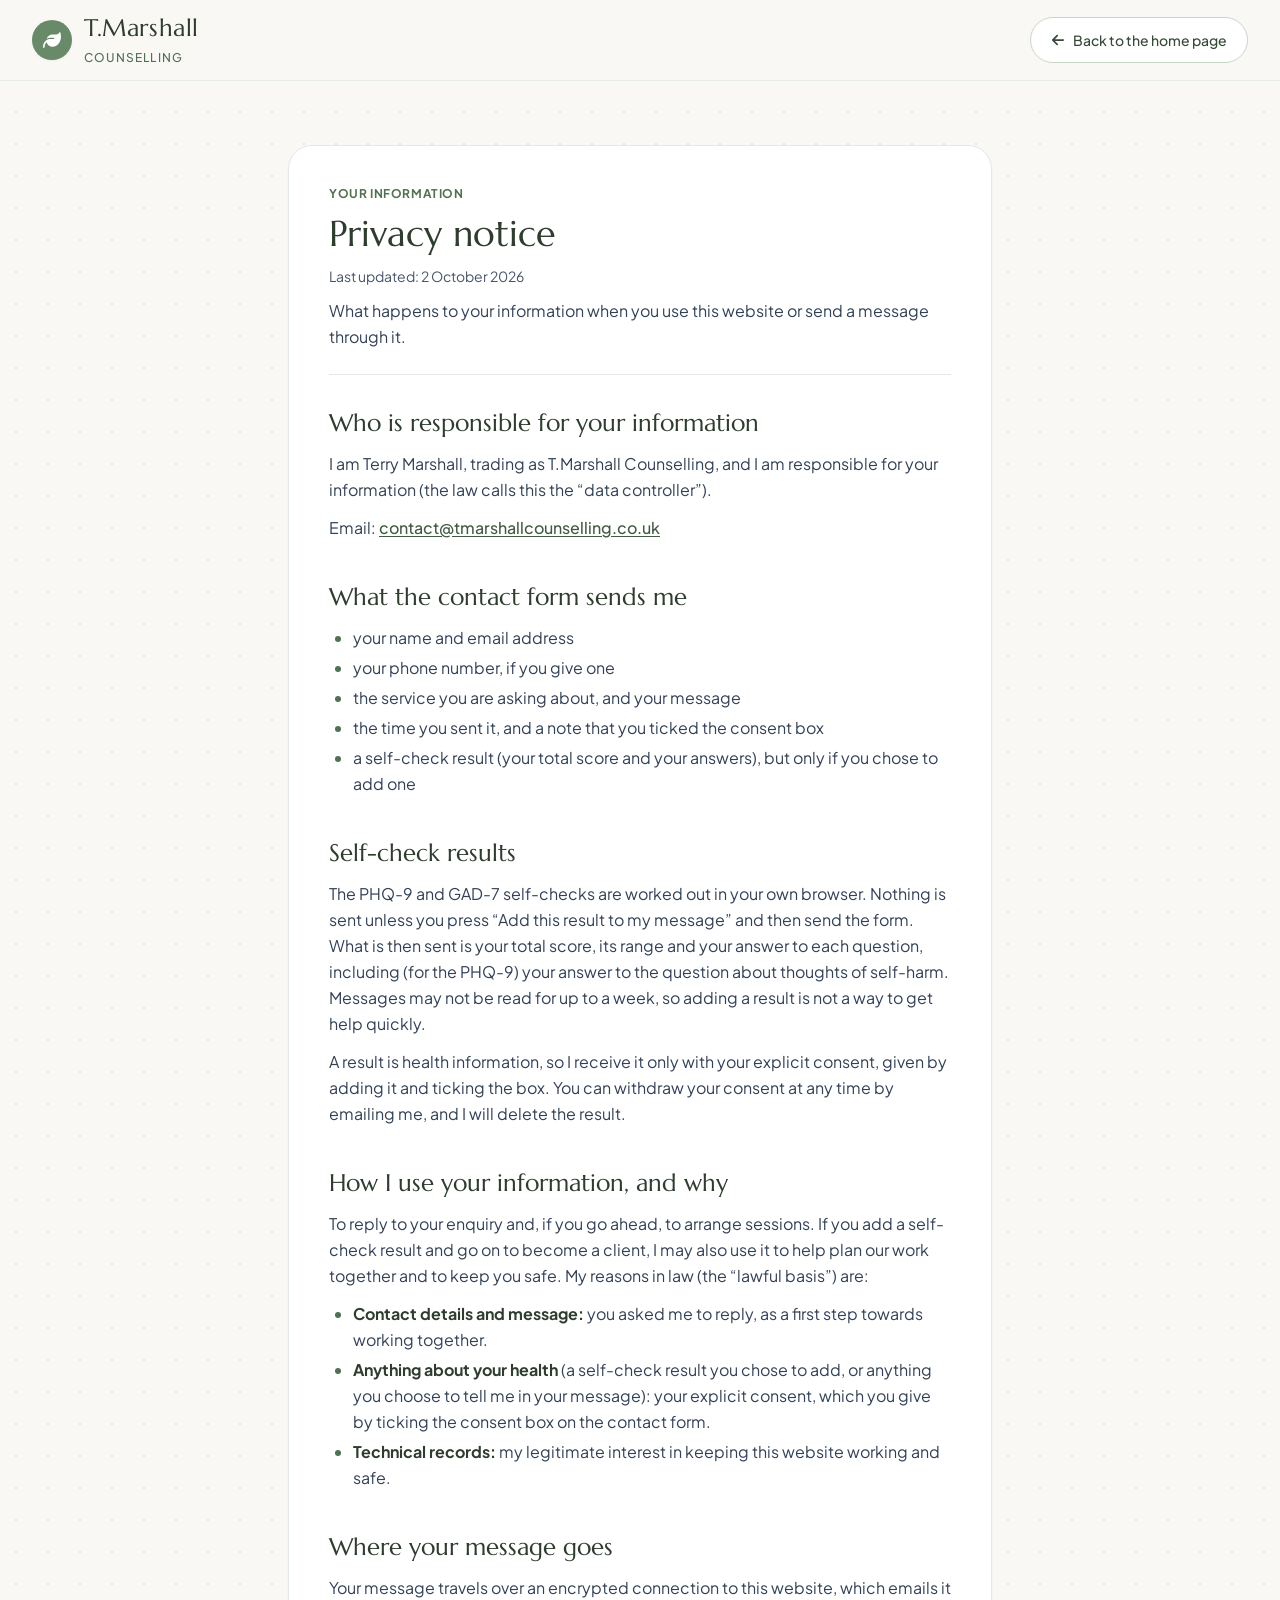
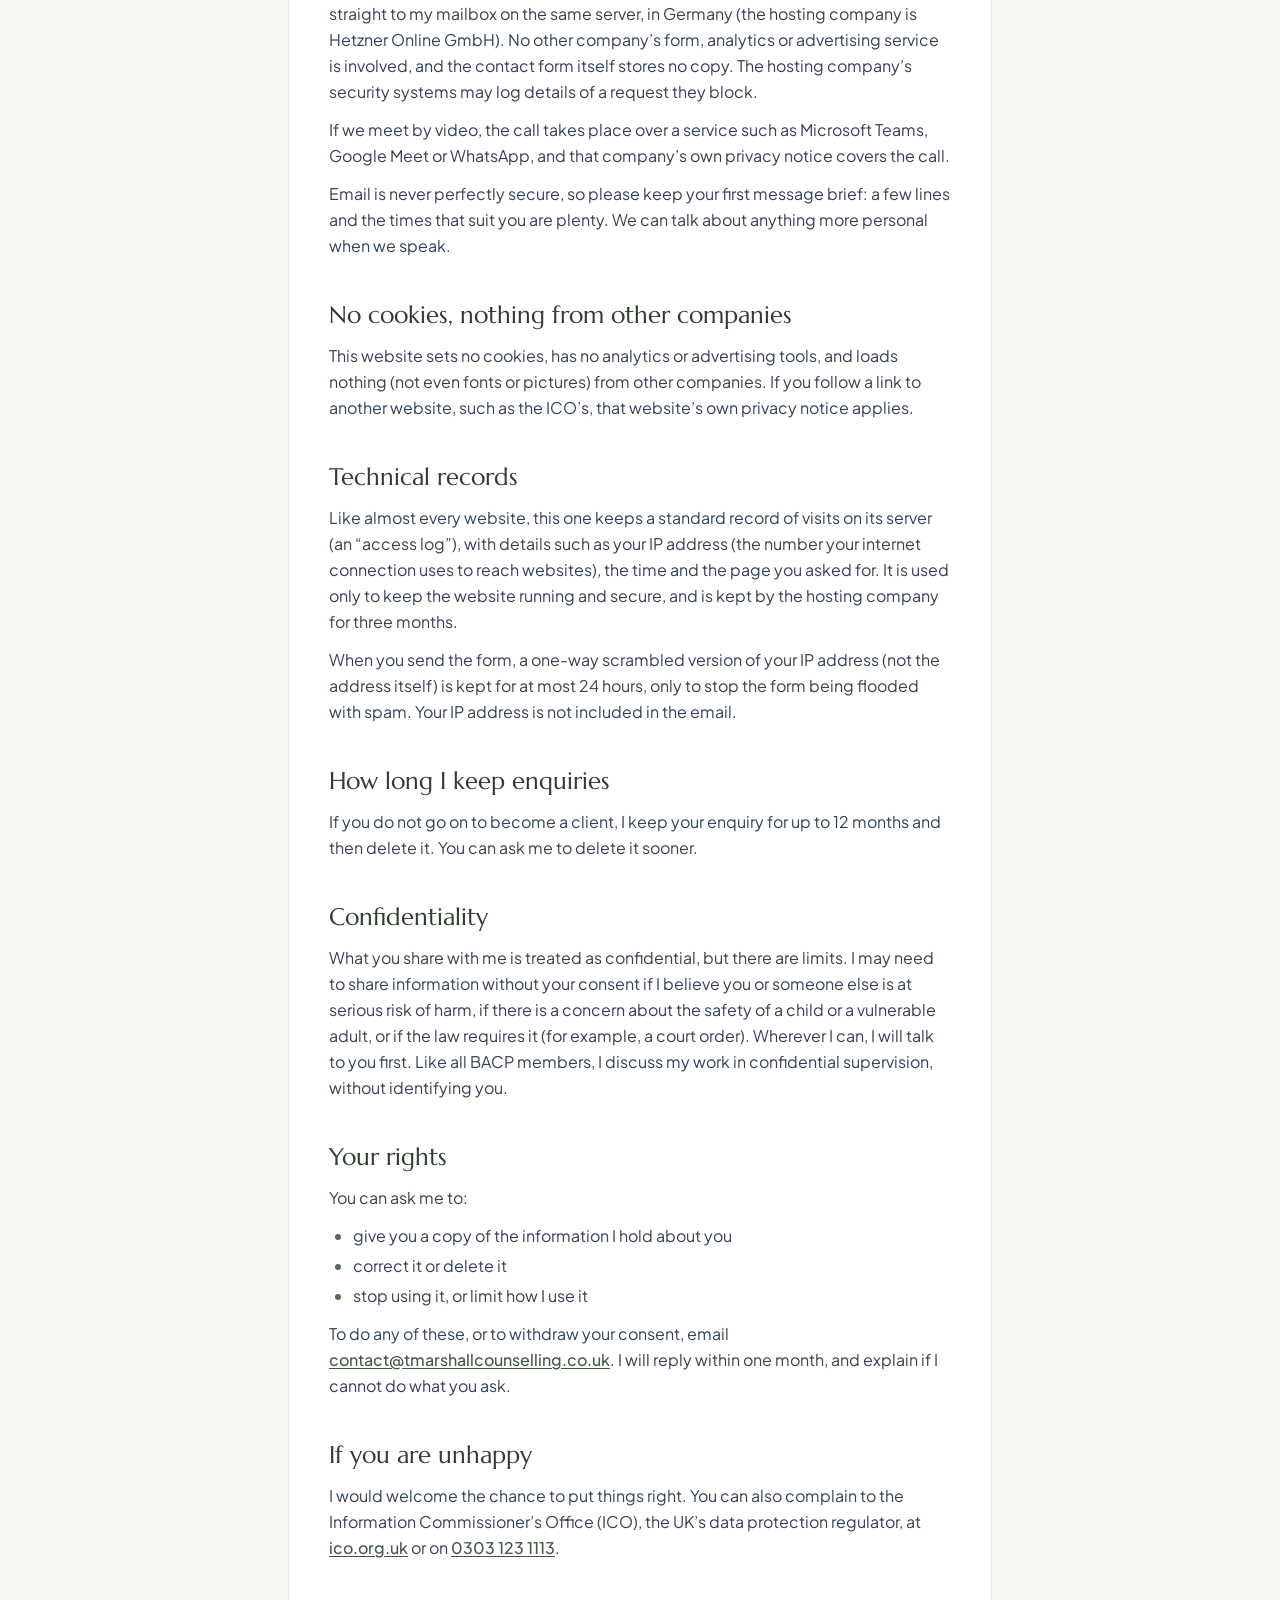
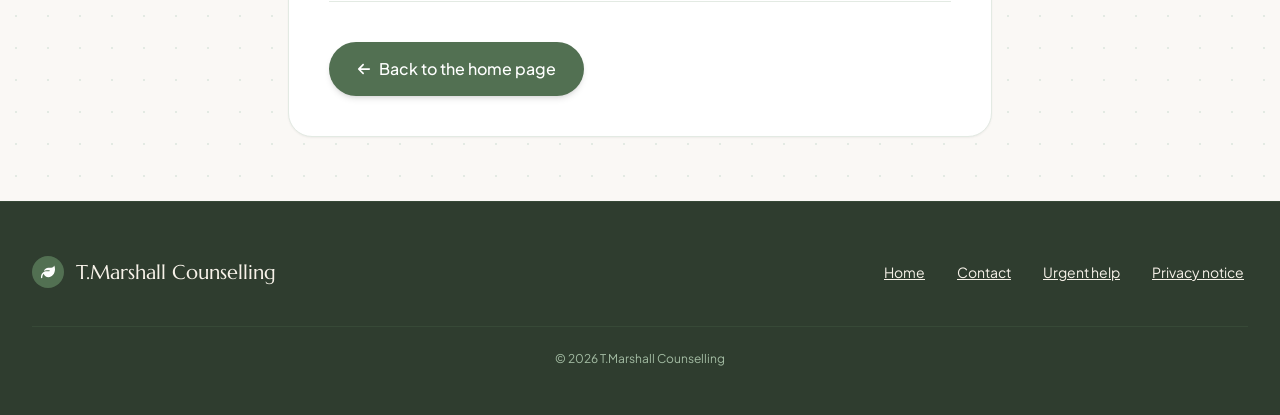
<file: privacy.html>
<!DOCTYPE html>
<html lang="en-GB">
<head>
    <meta charset="UTF-8">
    <meta name="viewport" content="width=device-width, initial-scale=1">
    <title>Privacy notice | T.Marshall Counselling</title>
    <meta name="description" content="How T.Marshall Counselling handles your information: what the contact form collects, where your message goes, self-check results, and your rights.">
    <link rel="canonical" href="https://tmarshallcounselling.co.uk/privacy.html">
    <link rel="icon" href="/favicon.ico" sizes="32x32">
    <link rel="icon" href="/favicon.svg" type="image/svg+xml">
    <link rel="stylesheet" href="/assets/css/site.css">
</head>
<body class="bg-warm-pattern text-slate-800 antialiased min-h-screen flex flex-col justify-between">

    <!--
        PRIVACY NOTICE: A DRAFT FOR TERRY MARSHALL TO CHECK

        This is a plain-English draft, not legal advice. Read it all and make sure every
        sentence is true for your practice.

        Before the website can go live, every note in double square brackets that starts
        with the word CONFIRM must be replaced with the real information (delete the
        brackets as well). The website will not update at all while any such note is left
        on any page.

        Whenever you change what this notice says, change the "Last updated" date too.
    -->

    <a href="#main" class="sr-only focus:not-sr-only focus:fixed focus:top-3 focus:left-3 focus:z-50 focus:bg-white focus:text-sage-900 focus:px-4 focus:py-3 focus:rounded-full focus:shadow">Skip to main content</a>

    <!-- Header -->
    <header class="sticky top-0 z-40 bg-[#FAF8F5]/90 backdrop-blur-md border-b border-sage-100/80">
        <div class="max-w-7xl mx-auto px-4 sm:px-6 lg:px-8">
            <div class="flex items-center justify-between gap-4 h-20">
                <!-- Brand Logo -->
                <a href="/" class="flex items-center space-x-3 group">
                    <span class="w-10 h-10 rounded-full bg-sage-500 text-white flex items-center justify-center shadow-sm group-hover:bg-sage-600 transition">
                        <svg class="icon text-lg" aria-hidden="true" focusable="false"><use href="/assets/icons.svg#i-leaf"></use></svg>
                    </span>
                    <span>
                        <span class="serif-title text-xl sm:text-2xl font-normal tracking-wide text-sage-900 block leading-tight">T.Marshall</span>
                        <span class="text-xs uppercase tracking-widest text-sage-600 font-medium">Counselling</span>
                    </span>
                </a>

                <a href="/" class="inline-flex items-center gap-2 bg-white hover:bg-sand-100 text-sage-800 border border-sage-200 text-sm font-medium px-4 sm:px-5 py-3 rounded-full transition">
                    <svg class="icon" aria-hidden="true" focusable="false"><use href="/assets/icons.svg#i-arrow-left"></use></svg>
                    <span class="sm:hidden">Home</span>
                    <span class="hidden sm:inline">Back to the home page</span>
                </a>
            </div>
        </div>
    </header>

    <main id="main" class="flex-grow">
        <div class="max-w-3xl mx-auto px-4 sm:px-6 lg:px-8 py-12 sm:py-16">
            <article class="bg-white rounded-3xl border border-sage-100 shadow-sm p-5 sm:p-10 text-base text-slate-700 leading-relaxed break-words">

                <!-- Title and date -->
                <div class="space-y-3 border-b border-sage-100 pb-6">
                    <p class="text-xs font-bold uppercase tracking-wider text-sage-600">Your information</p>
                    <h1 class="serif-title text-3xl sm:text-4xl text-sage-900 leading-tight">Privacy notice</h1>
                    <p class="text-sm text-slate-600">Last updated: 2 October 2026</p>
                    <p>What happens to your information when you use this website or send a message through it.</p>
                </div>

                <div class="space-y-10 pt-8">

                    <!-- Who is responsible -->
                    <section class="space-y-3">
                        <h2 class="serif-title text-xl sm:text-2xl text-sage-900">Who is responsible for your information</h2>
                        <p>I am Terry Marshall, trading as T.Marshall Counselling, and I am responsible for your information (the law calls this the &ldquo;data controller&rdquo;).</p>
                        <ul class="space-y-1">
                            <li>Email: <a href="mailto:contact@tmarshallcounselling.co.uk" class="text-sage-700 font-medium underline underline-offset-2 hover:text-sage-900">contact@tmarshallcounselling.co.uk</a></li>
                        </ul>
                    </section>

                    <!-- What the form collects -->
                    <section class="space-y-3">
                        <h2 class="serif-title text-xl sm:text-2xl text-sage-900">What the contact form sends me</h2>
                        <ul class="list-disc pl-6 space-y-1 marker:text-sage-600">
                            <li>your name and email address</li>
                            <li>your phone number, if you give one</li>
                            <li>the service you are asking about, and your message</li>
                            <li>the time you sent it, and a note that you ticked the consent box</li>
                            <li>a self-check result (your total score and your answers), but only if you chose to add one</li>
                        </ul>
                    </section>

                    <!-- Self-check results -->
                    <section class="space-y-3">
                        <h2 class="serif-title text-xl sm:text-2xl text-sage-900">Self-check results</h2>
                        <p>The PHQ-9 and GAD-7 self-checks are worked out in your own browser. Nothing is sent unless you press &ldquo;Add this result to my message&rdquo; and then send the form. What is then sent is your total score, its range and your answer to each question, including (for the PHQ-9) your answer to the question about thoughts of self-harm. Messages may not be read for up to a week, so adding a result is not a way to get help quickly.</p>
                        <p>A result is health information, so I receive it only with your explicit consent, given by adding it and ticking the box. You can withdraw your consent at any time by emailing me, and I will delete the result.</p>
                    </section>

                    <!-- How it is used and why -->
                    <section class="space-y-3">
                        <h2 class="serif-title text-xl sm:text-2xl text-sage-900">How I use your information, and why</h2>
                        <p>To reply to your enquiry and, if you go ahead, to arrange sessions. If you add a self-check result and go on to become a client, I may also use it to help plan our work together and to keep you safe. My reasons in law (the &ldquo;lawful basis&rdquo;) are:</p>
                        <ul class="list-disc pl-6 space-y-1 marker:text-sage-600">
                            <li><strong class="text-sage-900">Contact details and message:</strong> you asked me to reply, as a first step towards working together.</li>
                            <li><strong class="text-sage-900">Anything about your health</strong> (a self-check result you chose to add, or anything you choose to tell me in your message): your explicit consent, which you give by ticking the consent box on the contact form.</li>
                            <li><strong class="text-sage-900">Technical records:</strong> my legitimate interest in keeping this website working and safe.</li>
                        </ul>
                    </section>

                    <!-- Where the message goes -->
                    <section class="space-y-3">
                        <h2 class="serif-title text-xl sm:text-2xl text-sage-900">Where your message goes</h2>
                        <p>Your message travels over an encrypted connection to this website, which emails it straight to my mailbox on the same server, in Germany (the hosting company is Hetzner Online GmbH). No other company’s form, analytics or advertising service is involved, and the contact form itself stores no copy. The hosting company’s security systems may log details of a request they block.</p>
                        <p>If we meet by video, the call takes place over a service such as Microsoft Teams, Google Meet or WhatsApp, and that company’s own privacy notice covers the call.</p>
                        <p>Email is never perfectly secure, so please keep your first message brief: a few lines and the times that suit you are plenty. We can talk about anything more personal when we speak.</p>
                    </section>

                    <!-- Cookies and other companies -->
                    <section class="space-y-3">
                        <h2 class="serif-title text-xl sm:text-2xl text-sage-900">No cookies, nothing from other companies</h2>
                        <p>This website sets no cookies, has no analytics or advertising tools, and loads nothing (not even fonts or pictures) from other companies. If you follow a link to another website, such as the ICO’s, that website’s own privacy notice applies.</p>
                    </section>

                    <!-- Technical records -->
                    <section class="space-y-3">
                        <h2 class="serif-title text-xl sm:text-2xl text-sage-900">Technical records</h2>
                        <p>Like almost every website, this one keeps a standard record of visits on its server (an &ldquo;access log&rdquo;), with details such as your IP address (the number your internet connection uses to reach websites), the time and the page you asked for. It is used only to keep the website running and secure, and is kept by the hosting company for three months.</p>
                        <p>When you send the form, a one-way scrambled version of your IP address (not the address itself) is kept for at most 24 hours, only to stop the form being flooded with spam. Your IP address is not included in the email.</p>
                    </section>

                    <!-- How long enquiries are kept -->
                    <section class="space-y-3">
                        <h2 class="serif-title text-xl sm:text-2xl text-sage-900">How long I keep enquiries</h2>
                        <p>If you do not go on to become a client, I keep your enquiry for up to 12 months and then delete it. You can ask me to delete it sooner.</p>
                    </section>

                    <!-- Confidentiality -->
                    <section class="space-y-3">
                        <h2 class="serif-title text-xl sm:text-2xl text-sage-900">Confidentiality</h2>
                        <p>What you share with me is treated as confidential, but there are limits. I may need to share information without your consent if I believe you or someone else is at serious risk of harm, if there is a concern about the safety of a child or a vulnerable adult, or if the law requires it (for example, a court order). Wherever I can, I will talk to you first. Like all BACP members, I discuss my work in confidential supervision, without identifying you.</p>
                    </section>

                    <!-- Your rights -->
                    <section class="space-y-3">
                        <h2 class="serif-title text-xl sm:text-2xl text-sage-900">Your rights</h2>
                        <p>You can ask me to:</p>
                        <ul class="list-disc pl-6 space-y-1 marker:text-sage-600">
                            <li>give you a copy of the information I hold about you</li>
                            <li>correct it or delete it</li>
                            <li>stop using it, or limit how I use it</li>
                        </ul>
                        <p>To do any of these, or to withdraw your consent, email <a href="mailto:contact@tmarshallcounselling.co.uk" class="text-sage-700 font-medium underline underline-offset-2 hover:text-sage-900">contact@tmarshallcounselling.co.uk</a>. I will reply within one month, and explain if I cannot do what you ask.</p>
                    </section>

                    <!-- Complaints -->
                    <section class="space-y-3">
                        <h2 class="serif-title text-xl sm:text-2xl text-sage-900">If you are unhappy</h2>
                        <p>I would welcome the chance to put things right. You can also complain to the Information Commissioner’s Office (ICO), the UK’s data protection regulator, at <a href="https://ico.org.uk/" class="text-sage-700 font-medium underline underline-offset-2 hover:text-sage-900">ico.org.uk</a> or on <a href="tel:03031231113" class="text-sage-700 font-medium underline underline-offset-2 hover:text-sage-900 whitespace-nowrap">0303 123 1113</a>.</p>
                    </section>

                </div>

                <div class="pt-10 mt-10 border-t border-sage-100">
                    <a href="/" class="inline-flex items-center justify-center gap-2 bg-sage-600 hover:bg-sage-700 text-white px-7 py-3.5 rounded-full font-medium shadow-md hover:shadow-lg transition-all">
                        <svg class="icon text-sm" aria-hidden="true" focusable="false"><use href="/assets/icons.svg#i-arrow-left"></use></svg>
                        <span>Back to the home page</span>
                    </a>
                </div>
            </article>
        </div>
    </main>

    <!-- Footer -->
    <footer class="bg-sage-900 text-white border-t border-sage-800 py-12">
        <div class="max-w-7xl mx-auto px-4 sm:px-6 lg:px-8 space-y-8">
            <div class="flex flex-col md:flex-row justify-between items-center gap-6">
                <div class="flex items-center space-x-3">
                    <span class="w-8 h-8 rounded-full bg-sage-600 text-white flex items-center justify-center">
                        <svg class="icon text-sm" aria-hidden="true" focusable="false"><use href="/assets/icons.svg#i-leaf"></use></svg>
                    </span>
                    <span class="serif-title text-xl text-sand-100 leading-tight">T.Marshall Counselling</span>
                </div>

                <nav aria-label="Footer">
                    <ul class="flex flex-wrap justify-center md:justify-end gap-x-6 text-sm">
                        <li><a href="/" class="inline-flex items-center min-h-[44px] px-1 text-sand-100 underline hover:text-white focus-visible:outline-sand-100">Home</a></li>
                        <li><a href="/#contact" class="inline-flex items-center min-h-[44px] px-1 text-sand-100 underline hover:text-white focus-visible:outline-sand-100">Contact</a></li>
                        <li><a href="/#urgent-help" class="inline-flex items-center min-h-[44px] px-1 text-sand-100 underline hover:text-white focus-visible:outline-sand-100">Urgent help</a></li>
                        <li><a href="/privacy.html" aria-current="page" class="inline-flex items-center min-h-[44px] px-1 text-sand-100 underline hover:text-white focus-visible:outline-sand-100">Privacy notice</a></li>
                    </ul>
                </nav>
            </div>

            <div class="border-t border-sage-800 pt-6 text-center text-xs text-sage-300">
                <p>&copy; 2026 T.Marshall Counselling</p>
            </div>
        </div>
    </footer>

</body>
</html>
</file>
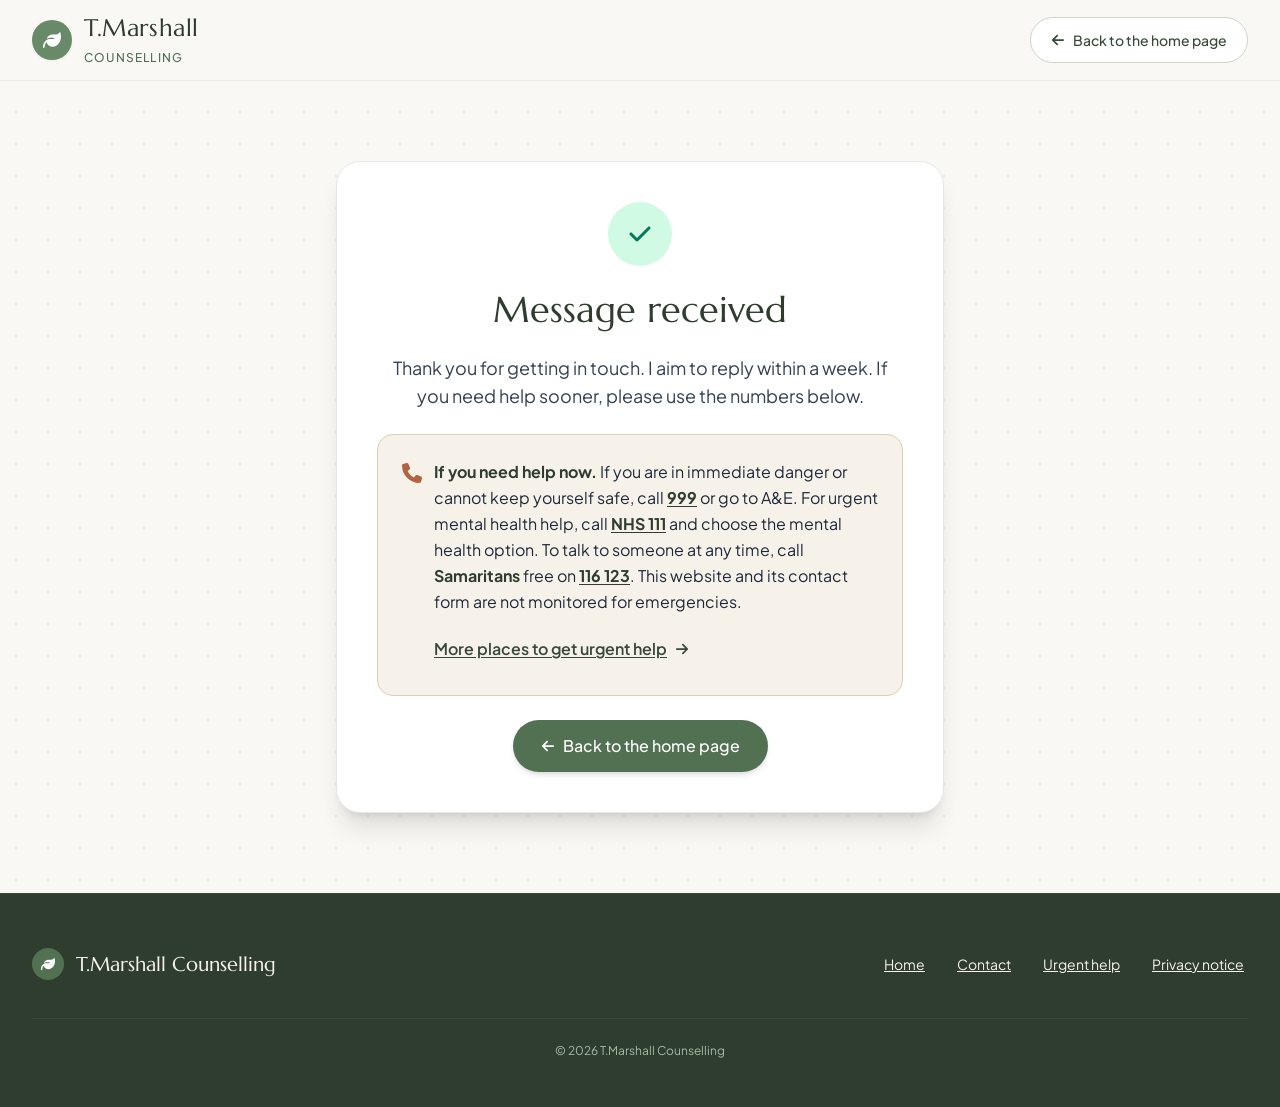
<file: thanks.html>
<!DOCTYPE html>
<html lang="en-GB">
<head>
    <meta charset="UTF-8">
    <meta name="viewport" content="width=device-width, initial-scale=1">
    <title>Message received | T.Marshall Counselling</title>
    <meta name="description" content="Your message to T.Marshall Counselling has been received.">
    <meta name="robots" content="noindex">
    <link rel="icon" href="/favicon.ico" sizes="32x32">
    <link rel="icon" href="/favicon.svg" type="image/svg+xml">
    <link rel="stylesheet" href="/assets/css/site.css">
</head>
<body class="bg-warm-pattern text-slate-800 antialiased min-h-screen flex flex-col justify-between">

    <!--
        This page is shown after someone sends the contact form with JavaScript switched off.
        Its wording matches the "Message received" box on the home page. If you change the
        reply time here, change it on the home page too.
    -->

    <a href="#main" class="sr-only focus:not-sr-only focus:fixed focus:top-3 focus:left-3 focus:z-50 focus:bg-white focus:text-sage-900 focus:px-4 focus:py-3 focus:rounded-full focus:shadow">Skip to main content</a>

    <!-- Header -->
    <header class="sticky top-0 z-40 bg-[#FAF8F5]/90 backdrop-blur-md border-b border-sage-100/80">
        <div class="max-w-7xl mx-auto px-4 sm:px-6 lg:px-8">
            <div class="flex items-center justify-between gap-4 h-20">
                <!-- Brand Logo -->
                <a href="/" class="flex items-center space-x-3 group">
                    <span class="w-10 h-10 rounded-full bg-sage-500 text-white flex items-center justify-center shadow-sm group-hover:bg-sage-600 transition">
                        <svg class="icon text-lg" aria-hidden="true" focusable="false"><use href="/assets/icons.svg#i-leaf"></use></svg>
                    </span>
                    <span>
                        <span class="serif-title text-xl sm:text-2xl font-normal tracking-wide text-sage-900 block leading-tight">T.Marshall</span>
                        <span class="text-xs uppercase tracking-widest text-sage-600 font-medium">Counselling</span>
                    </span>
                </a>

                <a href="/" class="inline-flex items-center gap-2 bg-white hover:bg-sand-100 text-sage-800 border border-sage-200 text-sm font-medium px-4 sm:px-5 py-3 rounded-full transition">
                    <svg class="icon" aria-hidden="true" focusable="false"><use href="/assets/icons.svg#i-arrow-left"></use></svg>
                    <span class="sm:hidden">Home</span>
                    <span class="hidden sm:inline">Back to the home page</span>
                </a>
            </div>
        </div>
    </header>

    <main id="main" class="flex-grow">
        <div class="max-w-2xl mx-auto px-4 sm:px-6 lg:px-8 py-12 sm:py-20">
            <div class="bg-white rounded-3xl border border-sage-100 shadow-xl p-6 sm:p-10 text-center space-y-6">

                <!-- Message received -->
                <div class="w-16 h-16 bg-emerald-100 text-emerald-700 rounded-full flex items-center justify-center mx-auto text-2xl">
                    <svg class="icon" aria-hidden="true" focusable="false"><use href="/assets/icons.svg#i-check"></use></svg>
                </div>
                <h1 class="serif-title text-3xl sm:text-4xl text-sage-900 leading-tight">Message received</h1>
                <p class="text-base sm:text-lg text-slate-700 leading-relaxed">
                    Thank you for getting in touch. I aim to reply within a week. If you need help sooner, please use the numbers below.
                </p>

                <!-- Crisis box (short form). Same wording as on the home page. Do not change the numbers. -->
                <aside aria-label="If you need help now" class="text-left bg-sand-100 border border-sand-300 rounded-2xl p-5 sm:p-6 flex items-start gap-3 text-base text-slate-800 leading-relaxed">
                    <svg class="icon text-terracotta-600 text-xl mt-1" aria-hidden="true" focusable="false"><use href="/assets/icons.svg#i-phone"></use></svg>
                    <div class="space-y-3">
                        <p>
                            <strong class="text-sage-900">If you need help now.</strong> If you are in immediate danger or cannot keep yourself safe, call <a href="tel:999" class="font-bold text-sage-900 underline underline-offset-2 hover:text-sage-700">999</a> or go to A&amp;E. For urgent mental health help, call <a href="tel:111" class="font-bold text-sage-900 underline underline-offset-2 hover:text-sage-700 whitespace-nowrap">NHS 111</a> and choose the mental health option. To talk to someone at any time, call <strong class="text-sage-900">Samaritans</strong> free on <a href="tel:116123" class="font-bold text-sage-900 underline underline-offset-2 hover:text-sage-700 whitespace-nowrap">116 123</a>. This website and its contact form are not monitored for emergencies.
                        </p>
                        <p>
                            <a href="/#urgent-help" class="inline-flex items-center gap-2 min-h-[44px] font-semibold text-sage-800 underline underline-offset-2 hover:text-sage-900">
                                <span>More places to get urgent help</span>
                                <svg class="icon text-sm" aria-hidden="true" focusable="false"><use href="/assets/icons.svg#i-arrow-right"></use></svg>
                            </a>
                        </p>
                    </div>
                </aside>

                <a href="/" class="inline-flex items-center justify-center gap-2 bg-sage-600 hover:bg-sage-700 text-white px-7 py-3.5 rounded-full font-medium shadow-md hover:shadow-lg transition-all">
                    <svg class="icon text-sm" aria-hidden="true" focusable="false"><use href="/assets/icons.svg#i-arrow-left"></use></svg>
                    <span>Back to the home page</span>
                </a>
            </div>
        </div>
    </main>

    <!-- Footer -->
    <footer class="bg-sage-900 text-white border-t border-sage-800 py-12">
        <div class="max-w-7xl mx-auto px-4 sm:px-6 lg:px-8 space-y-8">
            <div class="flex flex-col md:flex-row justify-between items-center gap-6">
                <div class="flex items-center space-x-3">
                    <span class="w-8 h-8 rounded-full bg-sage-600 text-white flex items-center justify-center">
                        <svg class="icon text-sm" aria-hidden="true" focusable="false"><use href="/assets/icons.svg#i-leaf"></use></svg>
                    </span>
                    <span class="serif-title text-xl text-sand-100 leading-tight">T.Marshall Counselling</span>
                </div>

                <nav aria-label="Footer">
                    <ul class="flex flex-wrap justify-center md:justify-end gap-x-6 text-sm">
                        <li><a href="/" class="inline-flex items-center min-h-[44px] px-1 text-sand-100 underline hover:text-white focus-visible:outline-sand-100">Home</a></li>
                        <li><a href="/#contact" class="inline-flex items-center min-h-[44px] px-1 text-sand-100 underline hover:text-white focus-visible:outline-sand-100">Contact</a></li>
                        <li><a href="/#urgent-help" class="inline-flex items-center min-h-[44px] px-1 text-sand-100 underline hover:text-white focus-visible:outline-sand-100">Urgent help</a></li>
                        <li><a href="/privacy.html" class="inline-flex items-center min-h-[44px] px-1 text-sand-100 underline hover:text-white focus-visible:outline-sand-100">Privacy notice</a></li>
                    </ul>
                </nav>
            </div>

            <div class="border-t border-sage-800 pt-6 text-center text-xs text-sage-300">
                <p>&copy; 2026 T.Marshall Counselling</p>
            </div>
        </div>
    </footer>

</body>
</html>
</file>
<file: assets/css/site.css>
/*
 * Source stylesheet. The compiled result is ../assets/css/site.css (run build-css.sh).
 * Fonts: Marcellus and Plus Jakarta Sans, SIL Open Font License (see ../assets/fonts/OFL.txt), latin subset only.
 */

*, ::before, ::after {
  --tw-border-spacing-x: 0;
  --tw-border-spacing-y: 0;
  --tw-translate-x: 0;
  --tw-translate-y: 0;
  --tw-rotate: 0;
  --tw-skew-x: 0;
  --tw-skew-y: 0;
  --tw-scale-x: 1;
  --tw-scale-y: 1;
  --tw-pan-x:  ;
  --tw-pan-y:  ;
  --tw-pinch-zoom:  ;
  --tw-scroll-snap-strictness: proximity;
  --tw-gradient-from-position:  ;
  --tw-gradient-via-position:  ;
  --tw-gradient-to-position:  ;
  --tw-ordinal:  ;
  --tw-slashed-zero:  ;
  --tw-numeric-figure:  ;
  --tw-numeric-spacing:  ;
  --tw-numeric-fraction:  ;
  --tw-ring-inset:  ;
  --tw-ring-offset-width: 0px;
  --tw-ring-offset-color: #fff;
  --tw-ring-color: rgb(59 130 246 / 0.5);
  --tw-ring-offset-shadow: 0 0 #0000;
  --tw-ring-shadow: 0 0 #0000;
  --tw-shadow: 0 0 #0000;
  --tw-shadow-colored: 0 0 #0000;
  --tw-blur:  ;
  --tw-brightness:  ;
  --tw-contrast:  ;
  --tw-grayscale:  ;
  --tw-hue-rotate:  ;
  --tw-invert:  ;
  --tw-saturate:  ;
  --tw-sepia:  ;
  --tw-drop-shadow:  ;
  --tw-backdrop-blur:  ;
  --tw-backdrop-brightness:  ;
  --tw-backdrop-contrast:  ;
  --tw-backdrop-grayscale:  ;
  --tw-backdrop-hue-rotate:  ;
  --tw-backdrop-invert:  ;
  --tw-backdrop-opacity:  ;
  --tw-backdrop-saturate:  ;
  --tw-backdrop-sepia:  ;
  --tw-contain-size:  ;
  --tw-contain-layout:  ;
  --tw-contain-paint:  ;
  --tw-contain-style:  ;
}

::backdrop {
  --tw-border-spacing-x: 0;
  --tw-border-spacing-y: 0;
  --tw-translate-x: 0;
  --tw-translate-y: 0;
  --tw-rotate: 0;
  --tw-skew-x: 0;
  --tw-skew-y: 0;
  --tw-scale-x: 1;
  --tw-scale-y: 1;
  --tw-pan-x:  ;
  --tw-pan-y:  ;
  --tw-pinch-zoom:  ;
  --tw-scroll-snap-strictness: proximity;
  --tw-gradient-from-position:  ;
  --tw-gradient-via-position:  ;
  --tw-gradient-to-position:  ;
  --tw-ordinal:  ;
  --tw-slashed-zero:  ;
  --tw-numeric-figure:  ;
  --tw-numeric-spacing:  ;
  --tw-numeric-fraction:  ;
  --tw-ring-inset:  ;
  --tw-ring-offset-width: 0px;
  --tw-ring-offset-color: #fff;
  --tw-ring-color: rgb(59 130 246 / 0.5);
  --tw-ring-offset-shadow: 0 0 #0000;
  --tw-ring-shadow: 0 0 #0000;
  --tw-shadow: 0 0 #0000;
  --tw-shadow-colored: 0 0 #0000;
  --tw-blur:  ;
  --tw-brightness:  ;
  --tw-contrast:  ;
  --tw-grayscale:  ;
  --tw-hue-rotate:  ;
  --tw-invert:  ;
  --tw-saturate:  ;
  --tw-sepia:  ;
  --tw-drop-shadow:  ;
  --tw-backdrop-blur:  ;
  --tw-backdrop-brightness:  ;
  --tw-backdrop-contrast:  ;
  --tw-backdrop-grayscale:  ;
  --tw-backdrop-hue-rotate:  ;
  --tw-backdrop-invert:  ;
  --tw-backdrop-opacity:  ;
  --tw-backdrop-saturate:  ;
  --tw-backdrop-sepia:  ;
  --tw-contain-size:  ;
  --tw-contain-layout:  ;
  --tw-contain-paint:  ;
  --tw-contain-style:  ;
}

/*
 ! tailwindcss v3.4.19 | MIT License | tailwindcss.com
 */



*,
::before,
::after {
  box-sizing: border-box;
  /* 1 */
  border-width: 0;
  /* 2 */
  border-style: solid;
  /* 2 */
  border-color: #e5e7eb;
  /* 2 */
}

::before,
::after {
  --tw-content: '';
}

/*
1. Use a consistent sensible line-height in all browsers.
2. Prevent adjustments of font size after orientation changes in iOS.
3. Use a more readable tab size.
4. Use the user's configured `sans` font-family by default.
5. Use the user's configured `sans` font-feature-settings by default.
6. Use the user's configured `sans` font-variation-settings by default.
7. Disable tap highlights on iOS
*/

html,
:host {
  line-height: 1.5;
  /* 1 */
  -webkit-text-size-adjust: 100%;
  /* 2 */
  -moz-tab-size: 4;
  /* 3 */
  -o-tab-size: 4;
     tab-size: 4;
  /* 3 */
  font-family: "Plus Jakarta Sans", sans-serif;
  /* 4 */
  font-feature-settings: normal;
  /* 5 */
  font-variation-settings: normal;
  /* 6 */
  -webkit-tap-highlight-color: transparent;
  /* 7 */
}

/*
1. Remove the margin in all browsers.
2. Inherit line-height from `html` so users can set them as a class directly on the `html` element.
*/

body {
  margin: 0;
  /* 1 */
  line-height: inherit;
  /* 2 */
}



hr {
  height: 0;
  /* 1 */
  color: inherit;
  /* 2 */
  border-top-width: 1px;
  /* 3 */
}

/*
Add the correct text decoration in Chrome, Edge, and Safari.
*/

abbr:where([title]) {
  -webkit-text-decoration: underline dotted;
          text-decoration: underline dotted;
}

/*
Remove the default font size and weight for headings.
*/

h1,
h2,
h3,
h4,
h5,
h6 {
  font-size: inherit;
  font-weight: inherit;
}

/*
Reset links to optimize for opt-in styling instead of opt-out.
*/

a {
  color: inherit;
  text-decoration: inherit;
}

/*
Add the correct font weight in Edge and Safari.
*/

b,
strong {
  font-weight: bolder;
}

/*
1. Use the user's configured `mono` font-family by default.
2. Use the user's configured `mono` font-feature-settings by default.
3. Use the user's configured `mono` font-variation-settings by default.
4. Correct the odd `em` font sizing in all browsers.
*/

code,
kbd,
samp,
pre {
  font-family: ui-monospace, SFMono-Regular, Menlo, Monaco, Consolas, "Liberation Mono", "Courier New", monospace;
  /* 1 */
  font-feature-settings: normal;
  /* 2 */
  font-variation-settings: normal;
  /* 3 */
  font-size: 1em;
  /* 4 */
}

/*
Add the correct font size in all browsers.
*/

small {
  font-size: 80%;
}

/*
Prevent `sub` and `sup` elements from affecting the line height in all browsers.
*/

sub,
sup {
  font-size: 75%;
  line-height: 0;
  position: relative;
  vertical-align: baseline;
}

sub {
  bottom: -0.25em;
}

sup {
  top: -0.5em;
}



table {
  text-indent: 0;
  /* 1 */
  border-color: inherit;
  /* 2 */
  border-collapse: collapse;
  /* 3 */
}

/*
1. Change the font styles in all browsers.
2. Remove the margin in Firefox and Safari.
3. Remove default padding in all browsers.
*/

button,
input,
optgroup,
select,
textarea {
  font-family: inherit;
  /* 1 */
  font-feature-settings: inherit;
  /* 1 */
  font-variation-settings: inherit;
  /* 1 */
  font-size: 100%;
  /* 1 */
  font-weight: inherit;
  /* 1 */
  line-height: inherit;
  /* 1 */
  letter-spacing: inherit;
  /* 1 */
  color: inherit;
  /* 1 */
  margin: 0;
  /* 2 */
  padding: 0;
  /* 3 */
}

/*
Remove the inheritance of text transform in Edge and Firefox.
*/

button,
select {
  text-transform: none;
}

/*
1. Correct the inability to style clickable types in iOS and Safari.
2. Remove default button styles.
*/

button,
input:where([type='button']),
input:where([type='reset']),
input:where([type='submit']) {
  -webkit-appearance: button;
  /* 1 */
  background-color: transparent;
  /* 2 */
  background-image: none;
  /* 2 */
}

/*
Use the modern Firefox focus style for all focusable elements.
*/

:-moz-focusring {
  outline: auto;
}



:-moz-ui-invalid {
  box-shadow: none;
}

/*
Add the correct vertical alignment in Chrome and Firefox.
*/

progress {
  vertical-align: baseline;
}

/*
Correct the cursor style of increment and decrement buttons in Safari.
*/

::-webkit-inner-spin-button,
::-webkit-outer-spin-button {
  height: auto;
}

/*
1. Correct the odd appearance in Chrome and Safari.
2. Correct the outline style in Safari.
*/

[type='search'] {
  -webkit-appearance: textfield;
  /* 1 */
  outline-offset: -2px;
  /* 2 */
}

/*
Remove the inner padding in Chrome and Safari on macOS.
*/

::-webkit-search-decoration {
  -webkit-appearance: none;
}

/*
1. Correct the inability to style clickable types in iOS and Safari.
2. Change font properties to `inherit` in Safari.
*/

::-webkit-file-upload-button {
  -webkit-appearance: button;
  /* 1 */
  font: inherit;
  /* 2 */
}

/*
Add the correct display in Chrome and Safari.
*/

summary {
  display: list-item;
}

/*
Removes the default spacing and border for appropriate elements.
*/

blockquote,
dl,
dd,
h1,
h2,
h3,
h4,
h5,
h6,
hr,
figure,
p,
pre {
  margin: 0;
}

fieldset {
  margin: 0;
  padding: 0;
}

legend {
  padding: 0;
}

ol,
ul,
menu {
  list-style: none;
  margin: 0;
  padding: 0;
}

/*
Reset default styling for dialogs.
*/

dialog {
  padding: 0;
}

/*
Prevent resizing textareas horizontally by default.
*/

textarea {
  resize: vertical;
}



input::-moz-placeholder, textarea::-moz-placeholder {
  opacity: 1;
  /* 1 */
  color: #9ca3af;
  /* 2 */
}

input::placeholder,
textarea::placeholder {
  opacity: 1;
  /* 1 */
  color: #9ca3af;
  /* 2 */
}

/*
Set the default cursor for buttons.
*/

button,
[role="button"] {
  cursor: pointer;
}

/*
Make sure disabled buttons don't get the pointer cursor.
*/

:disabled {
  cursor: default;
}



img,
svg,
video,
canvas,
audio,
iframe,
embed,
object {
  display: block;
  /* 1 */
  vertical-align: middle;
  /* 2 */
}



img,
video {
  max-width: 100%;
  height: auto;
}

/* Make elements with the HTML hidden attribute stay hidden by default */

[hidden]:where(:not([hidden="until-found"])) {
  display: none;
}

.sr-only {
  position: absolute;
  width: 1px;
  height: 1px;
  padding: 0;
  margin: -1px;
  overflow: hidden;
  clip: rect(0, 0, 0, 0);
  white-space: nowrap;
  border-width: 0;
}

.visible {
  visibility: visible;
}

.invisible {
  visibility: hidden;
}

.fixed {
  position: fixed;
}

.absolute {
  position: absolute;
}

.relative {
  position: relative;
}

.sticky {
  position: sticky;
}

.inset-0 {
  inset: 0px;
}

.-bottom-4 {
  bottom: -1rem;
}

.-bottom-6 {
  bottom: -1.5rem;
}

.-left-4 {
  left: -1rem;
}

.-right-4 {
  right: -1rem;
}

.-top-4 {
  top: -1rem;
}

.right-0 {
  right: 0px;
}

.top-0 {
  top: 0px;
}

.z-40 {
  z-index: 40;
}

.z-50 {
  z-index: 50;
}

.float-left {
  float: left;
}

.clear-both {
  clear: both;
}

.mx-auto {
  margin-left: auto;
  margin-right: auto;
}

.my-6 {
  margin-top: 1.5rem;
  margin-bottom: 1.5rem;
}

.mb-1 {
  margin-bottom: 0.25rem;
}

.mb-12 {
  margin-bottom: 3rem;
}

.mb-3 {
  margin-bottom: 0.75rem;
}

.mb-6 {
  margin-bottom: 1.5rem;
}

.mb-8 {
  margin-bottom: 2rem;
}

.mr-1 {
  margin-right: 0.25rem;
}

.mr-2 {
  margin-right: 0.5rem;
}

.mt-0\.5 {
  margin-top: 0.125rem;
}

.mt-1 {
  margin-top: 0.25rem;
}

.mt-10 {
  margin-top: 2.5rem;
}

.mt-12 {
  margin-top: 3rem;
}

.mt-2 {
  margin-top: 0.5rem;
}

.mt-4 {
  margin-top: 1rem;
}

.mt-6 {
  margin-top: 1.5rem;
}

.mt-8 {
  margin-top: 2rem;
}

.block {
  display: block;
}

.inline-block {
  display: inline-block;
}

.inline {
  display: inline;
}

.flex {
  display: flex;
}

.inline-flex {
  display: inline-flex;
}

.grid {
  display: grid;
}

.hidden {
  display: none;
}

.h-10 {
  height: 2.5rem;
}

.h-11 {
  height: 2.75rem;
}

.h-12 {
  height: 3rem;
}

.h-16 {
  height: 4rem;
}

.h-20 {
  height: 5rem;
}

.h-3 {
  height: 0.75rem;
}

.h-5 {
  height: 1.25rem;
}

.h-72 {
  height: 18rem;
}

.h-8 {
  height: 2rem;
}

.h-\[460px\] {
  height: 460px;
}

.h-auto {
  height: auto;
}

.max-h-full {
  max-height: 100%;
}

.min-h-\[44px\] {
  min-height: 44px;
}

.min-h-\[48px\] {
  min-height: 48px;
}

.min-h-screen {
  min-height: 100vh;
}

.w-10 {
  width: 2.5rem;
}

.w-11 {
  width: 2.75rem;
}

.w-12 {
  width: 3rem;
}

.w-16 {
  width: 4rem;
}

.w-3 {
  width: 0.75rem;
}

.w-5 {
  width: 1.25rem;
}

.w-72 {
  width: 18rem;
}

.w-8 {
  width: 2rem;
}

.w-full {
  width: 100%;
}

.min-w-0 {
  min-width: 0px;
}

.max-w-2xl {
  max-width: 42rem;
}

.max-w-3xl {
  max-width: 48rem;
}

.max-w-4xl {
  max-width: 56rem;
}

.max-w-5xl {
  max-width: 64rem;
}

.max-w-7xl {
  max-width: 80rem;
}

.max-w-md {
  max-width: 28rem;
}

.max-w-xs {
  max-width: 20rem;
}

.flex-1 {
  flex: 1 1 0%;
}

.flex-shrink-0 {
  flex-shrink: 0;
}

.flex-grow {
  flex-grow: 1;
}

.rotate-180 {
  --tw-rotate: 180deg;
  transform: translate(var(--tw-translate-x), var(--tw-translate-y)) rotate(var(--tw-rotate)) skewX(var(--tw-skew-x)) skewY(var(--tw-skew-y)) scaleX(var(--tw-scale-x)) scaleY(var(--tw-scale-y));
}

.transform {
  transform: translate(var(--tw-translate-x), var(--tw-translate-y)) rotate(var(--tw-rotate)) skewX(var(--tw-skew-x)) skewY(var(--tw-skew-y)) scaleX(var(--tw-scale-x)) scaleY(var(--tw-scale-y));
}

.cursor-pointer {
  cursor: pointer;
}

.scroll-pt-24 {
  scroll-padding-top: 6rem;
}

.list-disc {
  list-style-type: disc;
}

.list-none {
  list-style-type: none;
}

.grid-cols-1 {
  grid-template-columns: repeat(1, minmax(0, 1fr));
}

.flex-col {
  flex-direction: column;
}

.flex-wrap {
  flex-wrap: wrap;
}

.items-start {
  align-items: flex-start;
}

.items-center {
  align-items: center;
}

.items-baseline {
  align-items: baseline;
}

.items-stretch {
  align-items: stretch;
}

.justify-center {
  justify-content: center;
}

.justify-between {
  justify-content: space-between;
}

.gap-1 {
  gap: 0.25rem;
}

.gap-12 {
  gap: 3rem;
}

.gap-2 {
  gap: 0.5rem;
}

.gap-3 {
  gap: 0.75rem;
}

.gap-4 {
  gap: 1rem;
}

.gap-6 {
  gap: 1.5rem;
}

.gap-8 {
  gap: 2rem;
}

.gap-x-3 {
  -moz-column-gap: 0.75rem;
       column-gap: 0.75rem;
}

.gap-x-6 {
  -moz-column-gap: 1.5rem;
       column-gap: 1.5rem;
}

.gap-y-1 {
  row-gap: 0.25rem;
}

.space-x-1 > :not([hidden]) ~ :not([hidden]) {
  --tw-space-x-reverse: 0;
  margin-right: calc(0.25rem * var(--tw-space-x-reverse));
  margin-left: calc(0.25rem * calc(1 - var(--tw-space-x-reverse)));
}

.space-x-1\.5 > :not([hidden]) ~ :not([hidden]) {
  --tw-space-x-reverse: 0;
  margin-right: calc(0.375rem * var(--tw-space-x-reverse));
  margin-left: calc(0.375rem * calc(1 - var(--tw-space-x-reverse)));
}

.space-x-2 > :not([hidden]) ~ :not([hidden]) {
  --tw-space-x-reverse: 0;
  margin-right: calc(0.5rem * var(--tw-space-x-reverse));
  margin-left: calc(0.5rem * calc(1 - var(--tw-space-x-reverse)));
}

.space-x-3 > :not([hidden]) ~ :not([hidden]) {
  --tw-space-x-reverse: 0;
  margin-right: calc(0.75rem * var(--tw-space-x-reverse));
  margin-left: calc(0.75rem * calc(1 - var(--tw-space-x-reverse)));
}

.space-x-4 > :not([hidden]) ~ :not([hidden]) {
  --tw-space-x-reverse: 0;
  margin-right: calc(1rem * var(--tw-space-x-reverse));
  margin-left: calc(1rem * calc(1 - var(--tw-space-x-reverse)));
}

.space-x-8 > :not([hidden]) ~ :not([hidden]) {
  --tw-space-x-reverse: 0;
  margin-right: calc(2rem * var(--tw-space-x-reverse));
  margin-left: calc(2rem * calc(1 - var(--tw-space-x-reverse)));
}

.space-y-1 > :not([hidden]) ~ :not([hidden]) {
  --tw-space-y-reverse: 0;
  margin-top: calc(0.25rem * calc(1 - var(--tw-space-y-reverse)));
  margin-bottom: calc(0.25rem * var(--tw-space-y-reverse));
}

.space-y-10 > :not([hidden]) ~ :not([hidden]) {
  --tw-space-y-reverse: 0;
  margin-top: calc(2.5rem * calc(1 - var(--tw-space-y-reverse)));
  margin-bottom: calc(2.5rem * var(--tw-space-y-reverse));
}

.space-y-2 > :not([hidden]) ~ :not([hidden]) {
  --tw-space-y-reverse: 0;
  margin-top: calc(0.5rem * calc(1 - var(--tw-space-y-reverse)));
  margin-bottom: calc(0.5rem * var(--tw-space-y-reverse));
}

.space-y-3 > :not([hidden]) ~ :not([hidden]) {
  --tw-space-y-reverse: 0;
  margin-top: calc(0.75rem * calc(1 - var(--tw-space-y-reverse)));
  margin-bottom: calc(0.75rem * var(--tw-space-y-reverse));
}

.space-y-4 > :not([hidden]) ~ :not([hidden]) {
  --tw-space-y-reverse: 0;
  margin-top: calc(1rem * calc(1 - var(--tw-space-y-reverse)));
  margin-bottom: calc(1rem * var(--tw-space-y-reverse));
}

.space-y-6 > :not([hidden]) ~ :not([hidden]) {
  --tw-space-y-reverse: 0;
  margin-top: calc(1.5rem * calc(1 - var(--tw-space-y-reverse)));
  margin-bottom: calc(1.5rem * var(--tw-space-y-reverse));
}

.space-y-8 > :not([hidden]) ~ :not([hidden]) {
  --tw-space-y-reverse: 0;
  margin-top: calc(2rem * calc(1 - var(--tw-space-y-reverse)));
  margin-bottom: calc(2rem * var(--tw-space-y-reverse));
}

.overflow-hidden {
  overflow: hidden;
}

.overflow-y-auto {
  overflow-y: auto;
}

.whitespace-nowrap {
  white-space: nowrap;
}

.break-words {
  overflow-wrap: break-word;
}

.break-all {
  word-break: break-all;
}

.rounded-2xl {
  border-radius: 1rem;
}

.rounded-3xl {
  border-radius: 1.5rem;
}

.rounded-full {
  border-radius: 9999px;
}

.rounded-lg {
  border-radius: 0.5rem;
}

.rounded-xl {
  border-radius: 0.75rem;
}

.rounded-bl-2xl {
  border-bottom-left-radius: 1rem;
}

.border {
  border-width: 1px;
}

.border-y {
  border-top-width: 1px;
  border-bottom-width: 1px;
}

.border-b {
  border-bottom-width: 1px;
}

.border-t {
  border-top-width: 1px;
}

.border-rose-200 {
  --tw-border-opacity: 1;
  border-color: rgb(254 205 211 / var(--tw-border-opacity, 1));
}

.border-sage-100 {
  --tw-border-opacity: 1;
  border-color: rgb(227 234 227 / var(--tw-border-opacity, 1));
}

.border-sage-100\/80 {
  border-color: rgb(227 234 227 / 0.8);
}

.border-sage-200 {
  --tw-border-opacity: 1;
  border-color: rgb(199 214 199 / var(--tw-border-opacity, 1));
}

.border-sage-200\/40 {
  border-color: rgb(199 214 199 / 0.4);
}

.border-sage-200\/60 {
  border-color: rgb(199 214 199 / 0.6);
}

.border-sage-700 {
  --tw-border-opacity: 1;
  border-color: rgb(66 90 66 / var(--tw-border-opacity, 1));
}

.border-sage-700\/80 {
  border-color: rgb(66 90 66 / 0.8);
}

.border-sage-800 {
  --tw-border-opacity: 1;
  border-color: rgb(55 73 55 / var(--tw-border-opacity, 1));
}

.border-sand-200 {
  --tw-border-opacity: 1;
  border-color: rgb(238 227 210 / var(--tw-border-opacity, 1));
}

.border-sand-300 {
  --tw-border-opacity: 1;
  border-color: rgb(225 205 178 / var(--tw-border-opacity, 1));
}

.border-slate-200 {
  --tw-border-opacity: 1;
  border-color: rgb(226 232 240 / var(--tw-border-opacity, 1));
}

.border-slate-300 {
  --tw-border-opacity: 1;
  border-color: rgb(203 213 225 / var(--tw-border-opacity, 1));
}

.border-white\/60 {
  border-color: rgb(255 255 255 / 0.6);
}

.bg-\[\#FAF8F5\]\/90 {
  background-color: rgb(250 248 245 / 0.9);
}

.bg-amber-100 {
  --tw-bg-opacity: 1;
  background-color: rgb(254 243 199 / var(--tw-bg-opacity, 1));
}

.bg-black\/50 {
  background-color: rgb(0 0 0 / 0.5);
}

.bg-blue-100 {
  --tw-bg-opacity: 1;
  background-color: rgb(219 234 254 / var(--tw-bg-opacity, 1));
}

.bg-emerald-100 {
  --tw-bg-opacity: 1;
  background-color: rgb(209 250 229 / var(--tw-bg-opacity, 1));
}

.bg-emerald-500 {
  --tw-bg-opacity: 1;
  background-color: rgb(16 185 129 / var(--tw-bg-opacity, 1));
}

.bg-rose-100 {
  --tw-bg-opacity: 1;
  background-color: rgb(255 228 230 / var(--tw-bg-opacity, 1));
}

.bg-rose-200 {
  --tw-bg-opacity: 1;
  background-color: rgb(254 205 211 / var(--tw-bg-opacity, 1));
}

.bg-rose-50 {
  --tw-bg-opacity: 1;
  background-color: rgb(255 241 242 / var(--tw-bg-opacity, 1));
}

.bg-sage-100 {
  --tw-bg-opacity: 1;
  background-color: rgb(227 234 227 / var(--tw-bg-opacity, 1));
}

.bg-sage-100\/80 {
  background-color: rgb(227 234 227 / 0.8);
}

.bg-sage-200 {
  --tw-bg-opacity: 1;
  background-color: rgb(199 214 199 / var(--tw-bg-opacity, 1));
}

.bg-sage-500 {
  --tw-bg-opacity: 1;
  background-color: rgb(105 138 105 / var(--tw-bg-opacity, 1));
}

.bg-sage-600 {
  --tw-bg-opacity: 1;
  background-color: rgb(82 112 82 / var(--tw-bg-opacity, 1));
}

.bg-sage-700 {
  --tw-bg-opacity: 1;
  background-color: rgb(66 90 66 / var(--tw-bg-opacity, 1));
}

.bg-sage-800 {
  --tw-bg-opacity: 1;
  background-color: rgb(55 73 55 / var(--tw-bg-opacity, 1));
}

.bg-sage-800\/80 {
  background-color: rgb(55 73 55 / 0.8);
}

.bg-sage-900 {
  --tw-bg-opacity: 1;
  background-color: rgb(47 61 47 / var(--tw-bg-opacity, 1));
}

.bg-sand-100 {
  --tw-bg-opacity: 1;
  background-color: rgb(247 242 233 / var(--tw-bg-opacity, 1));
}

.bg-sand-100\/60 {
  background-color: rgb(247 242 233 / 0.6);
}

.bg-sand-200 {
  --tw-bg-opacity: 1;
  background-color: rgb(238 227 210 / var(--tw-bg-opacity, 1));
}

.bg-sand-50 {
  --tw-bg-opacity: 1;
  background-color: rgb(253 251 247 / var(--tw-bg-opacity, 1));
}

.bg-sand-50\/70 {
  background-color: rgb(253 251 247 / 0.7);
}

.bg-white {
  --tw-bg-opacity: 1;
  background-color: rgb(255 255 255 / var(--tw-bg-opacity, 1));
}

.object-cover {
  -o-object-fit: cover;
     object-fit: cover;
}

.p-1\.5 {
  padding: 0.375rem;
}

.p-4 {
  padding: 1rem;
}

.p-5 {
  padding: 1.25rem;
}

.p-6 {
  padding: 1.5rem;
}

.p-8 {
  padding: 2rem;
}

.px-1 {
  padding-left: 0.25rem;
  padding-right: 0.25rem;
}

.px-2 {
  padding-left: 0.5rem;
  padding-right: 0.5rem;
}

.px-3 {
  padding-left: 0.75rem;
  padding-right: 0.75rem;
}

.px-3\.5 {
  padding-left: 0.875rem;
  padding-right: 0.875rem;
}

.px-4 {
  padding-left: 1rem;
  padding-right: 1rem;
}

.px-5 {
  padding-left: 1.25rem;
  padding-right: 1.25rem;
}

.px-6 {
  padding-left: 1.5rem;
  padding-right: 1.5rem;
}

.px-7 {
  padding-left: 1.75rem;
  padding-right: 1.75rem;
}

.px-8 {
  padding-left: 2rem;
  padding-right: 2rem;
}

.py-0\.5 {
  padding-top: 0.125rem;
  padding-bottom: 0.125rem;
}

.py-1 {
  padding-top: 0.25rem;
  padding-bottom: 0.25rem;
}

.py-1\.5 {
  padding-top: 0.375rem;
  padding-bottom: 0.375rem;
}

.py-12 {
  padding-top: 3rem;
  padding-bottom: 3rem;
}

.py-16 {
  padding-top: 4rem;
  padding-bottom: 4rem;
}

.py-2 {
  padding-top: 0.5rem;
  padding-bottom: 0.5rem;
}

.py-2\.5 {
  padding-top: 0.625rem;
  padding-bottom: 0.625rem;
}

.py-3 {
  padding-top: 0.75rem;
  padding-bottom: 0.75rem;
}

.py-3\.5 {
  padding-top: 0.875rem;
  padding-bottom: 0.875rem;
}

.pb-4 {
  padding-bottom: 1rem;
}

.pb-5 {
  padding-bottom: 1.25rem;
}

.pb-6 {
  padding-bottom: 1.5rem;
}

.pl-6 {
  padding-left: 1.5rem;
}

.pt-10 {
  padding-top: 2.5rem;
}

.pt-2 {
  padding-top: 0.5rem;
}

.pt-3 {
  padding-top: 0.75rem;
}

.pt-4 {
  padding-top: 1rem;
}

.pt-6 {
  padding-top: 1.5rem;
}

.pt-8 {
  padding-top: 2rem;
}

.text-left {
  text-align: left;
}

.text-center {
  text-align: center;
}

.text-2xl {
  font-size: 1.5rem;
  line-height: 2rem;
}

.text-3xl {
  font-size: 1.875rem;
  line-height: 2.25rem;
}

.text-4xl {
  font-size: 2.25rem;
  line-height: 2.5rem;
}

.text-base {
  font-size: 1rem;
  line-height: 1.5rem;
}

.text-lg {
  font-size: 1.125rem;
  line-height: 1.75rem;
}

.text-sm {
  font-size: 0.875rem;
  line-height: 1.25rem;
}

.text-xl {
  font-size: 1.25rem;
  line-height: 1.75rem;
}

.text-xs {
  font-size: 0.75rem;
  line-height: 1rem;
}

.font-bold {
  font-weight: 700;
}

.font-light {
  font-weight: 300;
}

.font-medium {
  font-weight: 500;
}

.font-normal {
  font-weight: 400;
}

.font-semibold {
  font-weight: 600;
}

.uppercase {
  text-transform: uppercase;
}

.italic {
  font-style: italic;
}

.leading-relaxed {
  line-height: 1.625;
}

.leading-snug {
  line-height: 1.375;
}

.leading-tight {
  line-height: 1.25;
}

.tracking-wide {
  letter-spacing: 0.025em;
}

.tracking-wider {
  letter-spacing: 0.05em;
}

.tracking-widest {
  letter-spacing: 0.1em;
}

.text-amber-300 {
  --tw-text-opacity: 1;
  color: rgb(252 211 77 / var(--tw-text-opacity, 1));
}

.text-amber-500 {
  --tw-text-opacity: 1;
  color: rgb(245 158 11 / var(--tw-text-opacity, 1));
}

.text-amber-800 {
  --tw-text-opacity: 1;
  color: rgb(146 64 14 / var(--tw-text-opacity, 1));
}

.text-blue-800 {
  --tw-text-opacity: 1;
  color: rgb(30 64 175 / var(--tw-text-opacity, 1));
}

.text-emerald-600 {
  --tw-text-opacity: 1;
  color: rgb(5 150 105 / var(--tw-text-opacity, 1));
}

.text-emerald-700 {
  --tw-text-opacity: 1;
  color: rgb(4 120 87 / var(--tw-text-opacity, 1));
}

.text-emerald-800 {
  --tw-text-opacity: 1;
  color: rgb(6 95 70 / var(--tw-text-opacity, 1));
}

.text-rose-700 {
  --tw-text-opacity: 1;
  color: rgb(190 18 60 / var(--tw-text-opacity, 1));
}

.text-rose-800 {
  --tw-text-opacity: 1;
  color: rgb(159 18 57 / var(--tw-text-opacity, 1));
}

.text-rose-900 {
  --tw-text-opacity: 1;
  color: rgb(136 19 55 / var(--tw-text-opacity, 1));
}

.text-sage-100 {
  --tw-text-opacity: 1;
  color: rgb(227 234 227 / var(--tw-text-opacity, 1));
}

.text-sage-200 {
  --tw-text-opacity: 1;
  color: rgb(199 214 199 / var(--tw-text-opacity, 1));
}

.text-sage-300 {
  --tw-text-opacity: 1;
  color: rgb(163 188 163 / var(--tw-text-opacity, 1));
}

.text-sage-500 {
  --tw-text-opacity: 1;
  color: rgb(105 138 105 / var(--tw-text-opacity, 1));
}

.text-sage-600 {
  --tw-text-opacity: 1;
  color: rgb(82 112 82 / var(--tw-text-opacity, 1));
}

.text-sage-700 {
  --tw-text-opacity: 1;
  color: rgb(66 90 66 / var(--tw-text-opacity, 1));
}

.text-sage-800 {
  --tw-text-opacity: 1;
  color: rgb(55 73 55 / var(--tw-text-opacity, 1));
}

.text-sage-900 {
  --tw-text-opacity: 1;
  color: rgb(47 61 47 / var(--tw-text-opacity, 1));
}

.text-sand-100 {
  --tw-text-opacity: 1;
  color: rgb(247 242 233 / var(--tw-text-opacity, 1));
}

.text-slate-600 {
  --tw-text-opacity: 1;
  color: rgb(71 85 105 / var(--tw-text-opacity, 1));
}

.text-slate-700 {
  --tw-text-opacity: 1;
  color: rgb(51 65 85 / var(--tw-text-opacity, 1));
}

.text-slate-800 {
  --tw-text-opacity: 1;
  color: rgb(30 41 59 / var(--tw-text-opacity, 1));
}

.text-terracotta-500 {
  --tw-text-opacity: 1;
  color: rgb(200 122 88 / var(--tw-text-opacity, 1));
}

.text-terracotta-600 {
  --tw-text-opacity: 1;
  color: rgb(180 99 66 / var(--tw-text-opacity, 1));
}

.text-white {
  --tw-text-opacity: 1;
  color: rgb(255 255 255 / var(--tw-text-opacity, 1));
}

.underline {
  text-decoration-line: underline;
}

.underline-offset-2 {
  text-underline-offset: 2px;
}

.underline-offset-4 {
  text-underline-offset: 4px;
}

.antialiased {
  -webkit-font-smoothing: antialiased;
  -moz-osx-font-smoothing: grayscale;
}

.opacity-70 {
  opacity: 0.7;
}

.mix-blend-multiply {
  mix-blend-mode: multiply;
}

.shadow {
  --tw-shadow: 0 1px 3px 0 rgb(0 0 0 / 0.1), 0 1px 2px -1px rgb(0 0 0 / 0.1);
  --tw-shadow-colored: 0 1px 3px 0 var(--tw-shadow-color), 0 1px 2px -1px var(--tw-shadow-color);
  box-shadow: var(--tw-ring-offset-shadow, 0 0 #0000), var(--tw-ring-shadow, 0 0 #0000), var(--tw-shadow);
}

.shadow-2xl {
  --tw-shadow: 0 25px 50px -12px rgb(0 0 0 / 0.25);
  --tw-shadow-colored: 0 25px 50px -12px var(--tw-shadow-color);
  box-shadow: var(--tw-ring-offset-shadow, 0 0 #0000), var(--tw-ring-shadow, 0 0 #0000), var(--tw-shadow);
}

.shadow-lg {
  --tw-shadow: 0 10px 15px -3px rgb(0 0 0 / 0.1), 0 4px 6px -4px rgb(0 0 0 / 0.1);
  --tw-shadow-colored: 0 10px 15px -3px var(--tw-shadow-color), 0 4px 6px -4px var(--tw-shadow-color);
  box-shadow: var(--tw-ring-offset-shadow, 0 0 #0000), var(--tw-ring-shadow, 0 0 #0000), var(--tw-shadow);
}

.shadow-md {
  --tw-shadow: 0 4px 6px -1px rgb(0 0 0 / 0.1), 0 2px 4px -2px rgb(0 0 0 / 0.1);
  --tw-shadow-colored: 0 4px 6px -1px var(--tw-shadow-color), 0 2px 4px -2px var(--tw-shadow-color);
  box-shadow: var(--tw-ring-offset-shadow, 0 0 #0000), var(--tw-ring-shadow, 0 0 #0000), var(--tw-shadow);
}

.shadow-sm {
  --tw-shadow: 0 1px 2px 0 rgb(0 0 0 / 0.05);
  --tw-shadow-colored: 0 1px 2px 0 var(--tw-shadow-color);
  box-shadow: var(--tw-ring-offset-shadow, 0 0 #0000), var(--tw-ring-shadow, 0 0 #0000), var(--tw-shadow);
}

.shadow-xl {
  --tw-shadow: 0 20px 25px -5px rgb(0 0 0 / 0.1), 0 8px 10px -6px rgb(0 0 0 / 0.1);
  --tw-shadow-colored: 0 20px 25px -5px var(--tw-shadow-color), 0 8px 10px -6px var(--tw-shadow-color);
  box-shadow: var(--tw-ring-offset-shadow, 0 0 #0000), var(--tw-ring-shadow, 0 0 #0000), var(--tw-shadow);
}

.ring-2 {
  --tw-ring-offset-shadow: var(--tw-ring-inset) 0 0 0 var(--tw-ring-offset-width) var(--tw-ring-offset-color);
  --tw-ring-shadow: var(--tw-ring-inset) 0 0 0 calc(2px + var(--tw-ring-offset-width)) var(--tw-ring-color);
  box-shadow: var(--tw-ring-offset-shadow), var(--tw-ring-shadow), var(--tw-shadow, 0 0 #0000);
}

.ring-sage-300 {
  --tw-ring-opacity: 1;
  --tw-ring-color: rgb(163 188 163 / var(--tw-ring-opacity, 1));
}

.blur-xl {
  --tw-blur: blur(24px);
  filter: var(--tw-blur) var(--tw-brightness) var(--tw-contrast) var(--tw-grayscale) var(--tw-hue-rotate) var(--tw-invert) var(--tw-saturate) var(--tw-sepia) var(--tw-drop-shadow);
}

.filter {
  filter: var(--tw-blur) var(--tw-brightness) var(--tw-contrast) var(--tw-grayscale) var(--tw-hue-rotate) var(--tw-invert) var(--tw-saturate) var(--tw-sepia) var(--tw-drop-shadow);
}

.backdrop-blur-md {
  --tw-backdrop-blur: blur(12px);
  -webkit-backdrop-filter: var(--tw-backdrop-blur) var(--tw-backdrop-brightness) var(--tw-backdrop-contrast) var(--tw-backdrop-grayscale) var(--tw-backdrop-hue-rotate) var(--tw-backdrop-invert) var(--tw-backdrop-opacity) var(--tw-backdrop-saturate) var(--tw-backdrop-sepia);
  backdrop-filter: var(--tw-backdrop-blur) var(--tw-backdrop-brightness) var(--tw-backdrop-contrast) var(--tw-backdrop-grayscale) var(--tw-backdrop-hue-rotate) var(--tw-backdrop-invert) var(--tw-backdrop-opacity) var(--tw-backdrop-saturate) var(--tw-backdrop-sepia);
}

.backdrop-blur-sm {
  --tw-backdrop-blur: blur(4px);
  -webkit-backdrop-filter: var(--tw-backdrop-blur) var(--tw-backdrop-brightness) var(--tw-backdrop-contrast) var(--tw-backdrop-grayscale) var(--tw-backdrop-hue-rotate) var(--tw-backdrop-invert) var(--tw-backdrop-opacity) var(--tw-backdrop-saturate) var(--tw-backdrop-sepia);
  backdrop-filter: var(--tw-backdrop-blur) var(--tw-backdrop-brightness) var(--tw-backdrop-contrast) var(--tw-backdrop-grayscale) var(--tw-backdrop-hue-rotate) var(--tw-backdrop-invert) var(--tw-backdrop-opacity) var(--tw-backdrop-saturate) var(--tw-backdrop-sepia);
}

.transition {
  transition-property: color, background-color, border-color, text-decoration-color, fill, stroke, opacity, box-shadow, transform, filter, -webkit-backdrop-filter;
  transition-property: color, background-color, border-color, text-decoration-color, fill, stroke, opacity, box-shadow, transform, filter, backdrop-filter;
  transition-property: color, background-color, border-color, text-decoration-color, fill, stroke, opacity, box-shadow, transform, filter, backdrop-filter, -webkit-backdrop-filter;
  transition-timing-function: cubic-bezier(0.4, 0, 0.2, 1);
  transition-duration: 150ms;
}

.transition-all {
  transition-property: all;
  transition-timing-function: cubic-bezier(0.4, 0, 0.2, 1);
  transition-duration: 150ms;
}

.transition-transform {
  transition-property: transform;
  transition-timing-function: cubic-bezier(0.4, 0, 0.2, 1);
  transition-duration: 150ms;
}

.duration-300 {
  transition-duration: 300ms;
}

/* ---- Self-hosted fonts ---- */

@font-face {
  font-family: 'Marcellus';

  font-style: normal;

  font-weight: 400;

  font-display: swap;

  src: url('/assets/fonts/marcellus-latin-400.woff2') format('woff2');

  unicode-range: U+0000-00FF, U+0131, U+0152-0153, U+02BB-02BC, U+02C6, U+02DA, U+02DC, U+0304, U+0308, U+0329, U+2000-206F, U+20AC, U+2122, U+2191, U+2193, U+2212, U+2215, U+FEFF, U+FFFD;
}

/* One variable file covers every weight from 300 to 700 */

@font-face {
  font-family: 'Plus Jakarta Sans';

  font-style: normal;

  font-weight: 300 700;

  font-display: swap;

  src: url('/assets/fonts/plus-jakarta-sans-latin-var.woff2') format('woff2');

  unicode-range: U+0000-00FF, U+0131, U+0152-0153, U+02BB-02BC, U+02C6, U+02DA, U+02DC, U+0304, U+0308, U+0329, U+2000-206F, U+20AC, U+2122, U+2191, U+2193, U+2212, U+2215, U+FEFF, U+FFFD;
}

@font-face {
  font-family: 'Plus Jakarta Sans';

  font-style: italic;

  font-weight: 400;

  font-display: swap;

  src: url('/assets/fonts/plus-jakarta-sans-latin-italic-var.woff2') format('woff2');

  unicode-range: U+0000-00FF, U+0131, U+0152-0153, U+02BB-02BC, U+02C6, U+02DA, U+02DC, U+0304, U+0308, U+0329, U+2000-206F, U+20AC, U+2122, U+2191, U+2193, U+2212, U+2215, U+FEFF, U+FFFD;
}

/* ---- The four rules from the original page ---- */

body {
  background-color: #FAF8F5;
  color: #2D3748;
  font-family: 'Plus Jakarta Sans', sans-serif;
}

.serif-title {
  font-family: 'Marcellus', serif;
}

.bg-warm-pattern {
  background-color: #FAF8F5;
  background-image: radial-gradient(#e3eae3 1px, transparent 1px);
  background-size: 32px 32px;
}

.glass-card {
  background: rgba(255, 255, 255, 0.85);
  -webkit-backdrop-filter: blur(12px);
  backdrop-filter: blur(12px);
  border: 1px solid rgba(227, 234, 227, 0.6);
}

/* ---- Icons (sprite at /assets/icons.svg) ---- */

.icon {
  width: 1em;
  height: 1em;
  fill: currentColor;
  display: inline-block;
  vertical-align: -0.125em;
  flex-shrink: 0;
}

/* ---- Accessibility and small fixes ---- */

input[type="radio"],
input[type="checkbox"] {
  accent-color: #527052;
}

:focus-visible {
  outline: 3px solid #425a42;
  outline-offset: 2px;
}

.sr-only {
  position: absolute;
  width: 1px;
  height: 1px;
  padding: 0;
  margin: -1px;
  overflow: hidden;
  clip: rect(0, 0, 0, 0);
  white-space: nowrap;
  border-width: 0;
}

[hidden] {
  display: none !important;
}

.marker\:text-sage-600 *::marker {
  color: rgb(82 112 82 );
}

.marker\:text-sage-600::marker {
  color: rgb(82 112 82 );
}

.placeholder\:text-slate-500::-moz-placeholder {
  --tw-text-opacity: 1;
  color: rgb(100 116 139 / var(--tw-text-opacity, 1));
}

.placeholder\:text-slate-500::placeholder {
  --tw-text-opacity: 1;
  color: rgb(100 116 139 / var(--tw-text-opacity, 1));
}

.hover\:border-sage-500:hover {
  --tw-border-opacity: 1;
  border-color: rgb(105 138 105 / var(--tw-border-opacity, 1));
}

.hover\:bg-sage-100:hover {
  --tw-bg-opacity: 1;
  background-color: rgb(227 234 227 / var(--tw-bg-opacity, 1));
}

.hover\:bg-sage-700:hover {
  --tw-bg-opacity: 1;
  background-color: rgb(66 90 66 / var(--tw-bg-opacity, 1));
}

.hover\:bg-sage-800:hover {
  --tw-bg-opacity: 1;
  background-color: rgb(55 73 55 / var(--tw-bg-opacity, 1));
}

.hover\:bg-sage-900:hover {
  --tw-bg-opacity: 1;
  background-color: rgb(47 61 47 / var(--tw-bg-opacity, 1));
}

.hover\:bg-sand-100:hover {
  --tw-bg-opacity: 1;
  background-color: rgb(247 242 233 / var(--tw-bg-opacity, 1));
}

.hover\:bg-sand-100\/50:hover {
  background-color: rgb(247 242 233 / 0.5);
}

.hover\:bg-sand-300:hover {
  --tw-bg-opacity: 1;
  background-color: rgb(225 205 178 / var(--tw-bg-opacity, 1));
}

.hover\:bg-slate-50:hover {
  --tw-bg-opacity: 1;
  background-color: rgb(248 250 252 / var(--tw-bg-opacity, 1));
}

.hover\:text-sage-600:hover {
  --tw-text-opacity: 1;
  color: rgb(82 112 82 / var(--tw-text-opacity, 1));
}

.hover\:text-sage-700:hover {
  --tw-text-opacity: 1;
  color: rgb(66 90 66 / var(--tw-text-opacity, 1));
}

.hover\:text-sage-900:hover {
  --tw-text-opacity: 1;
  color: rgb(47 61 47 / var(--tw-text-opacity, 1));
}

.hover\:text-slate-900:hover {
  --tw-text-opacity: 1;
  color: rgb(15 23 42 / var(--tw-text-opacity, 1));
}

.hover\:text-white:hover {
  --tw-text-opacity: 1;
  color: rgb(255 255 255 / var(--tw-text-opacity, 1));
}

.hover\:underline:hover {
  text-decoration-line: underline;
}

.hover\:shadow:hover {
  --tw-shadow: 0 1px 3px 0 rgb(0 0 0 / 0.1), 0 1px 2px -1px rgb(0 0 0 / 0.1);
  --tw-shadow-colored: 0 1px 3px 0 var(--tw-shadow-color), 0 1px 2px -1px var(--tw-shadow-color);
  box-shadow: var(--tw-ring-offset-shadow, 0 0 #0000), var(--tw-ring-shadow, 0 0 #0000), var(--tw-shadow);
}

.hover\:shadow-lg:hover {
  --tw-shadow: 0 10px 15px -3px rgb(0 0 0 / 0.1), 0 4px 6px -4px rgb(0 0 0 / 0.1);
  --tw-shadow-colored: 0 10px 15px -3px var(--tw-shadow-color), 0 4px 6px -4px var(--tw-shadow-color);
  box-shadow: var(--tw-ring-offset-shadow, 0 0 #0000), var(--tw-ring-shadow, 0 0 #0000), var(--tw-shadow);
}

.hover\:shadow-md:hover {
  --tw-shadow: 0 4px 6px -1px rgb(0 0 0 / 0.1), 0 2px 4px -2px rgb(0 0 0 / 0.1);
  --tw-shadow-colored: 0 4px 6px -1px var(--tw-shadow-color), 0 2px 4px -2px var(--tw-shadow-color);
  box-shadow: var(--tw-ring-offset-shadow, 0 0 #0000), var(--tw-ring-shadow, 0 0 #0000), var(--tw-shadow);
}

.focus\:not-sr-only:focus {
  position: static;
  width: auto;
  height: auto;
  padding: 0;
  margin: 0;
  overflow: visible;
  clip: auto;
  white-space: normal;
}

.focus\:fixed:focus {
  position: fixed;
}

.focus\:left-3:focus {
  left: 0.75rem;
}

.focus\:top-3:focus {
  top: 0.75rem;
}

.focus\:z-50:focus {
  z-index: 50;
}

.focus\:rounded-full:focus {
  border-radius: 9999px;
}

.focus\:bg-white:focus {
  --tw-bg-opacity: 1;
  background-color: rgb(255 255 255 / var(--tw-bg-opacity, 1));
}

.focus\:px-4:focus {
  padding-left: 1rem;
  padding-right: 1rem;
}

.focus\:px-5:focus {
  padding-left: 1.25rem;
  padding-right: 1.25rem;
}

.focus\:py-3:focus {
  padding-top: 0.75rem;
  padding-bottom: 0.75rem;
}

.focus\:font-semibold:focus {
  font-weight: 600;
}

.focus\:text-sage-900:focus {
  --tw-text-opacity: 1;
  color: rgb(47 61 47 / var(--tw-text-opacity, 1));
}

.focus\:shadow:focus {
  --tw-shadow: 0 1px 3px 0 rgb(0 0 0 / 0.1), 0 1px 2px -1px rgb(0 0 0 / 0.1);
  --tw-shadow-colored: 0 1px 3px 0 var(--tw-shadow-color), 0 1px 2px -1px var(--tw-shadow-color);
  box-shadow: var(--tw-ring-offset-shadow, 0 0 #0000), var(--tw-ring-shadow, 0 0 #0000), var(--tw-shadow);
}

.focus\:shadow-lg:focus {
  --tw-shadow: 0 10px 15px -3px rgb(0 0 0 / 0.1), 0 4px 6px -4px rgb(0 0 0 / 0.1);
  --tw-shadow-colored: 0 10px 15px -3px var(--tw-shadow-color), 0 4px 6px -4px var(--tw-shadow-color);
  box-shadow: var(--tw-ring-offset-shadow, 0 0 #0000), var(--tw-ring-shadow, 0 0 #0000), var(--tw-shadow);
}

.focus\:outline-none:focus {
  outline: 2px solid transparent;
  outline-offset: 2px;
}

.focus\:ring-2:focus {
  --tw-ring-offset-shadow: var(--tw-ring-inset) 0 0 0 var(--tw-ring-offset-width) var(--tw-ring-offset-color);
  --tw-ring-shadow: var(--tw-ring-inset) 0 0 0 calc(2px + var(--tw-ring-offset-width)) var(--tw-ring-color);
  box-shadow: var(--tw-ring-offset-shadow), var(--tw-ring-shadow), var(--tw-shadow, 0 0 #0000);
}

.focus\:ring-sage-500:focus {
  --tw-ring-opacity: 1;
  --tw-ring-color: rgb(105 138 105 / var(--tw-ring-opacity, 1));
}

.focus-visible\:outline-sand-100:focus-visible {
  outline-color: #f7f2e9;
}

.disabled\:cursor-not-allowed:disabled {
  cursor: not-allowed;
}

.disabled\:opacity-60:disabled {
  opacity: 0.6;
}

.group[open] .group-open\:rotate-180 {
  --tw-rotate: 180deg;
  transform: translate(var(--tw-translate-x), var(--tw-translate-y)) rotate(var(--tw-rotate)) skewX(var(--tw-skew-x)) skewY(var(--tw-skew-y)) scaleX(var(--tw-scale-x)) scaleY(var(--tw-scale-y));
}

.group:hover .group-hover\:bg-sage-600 {
  --tw-bg-opacity: 1;
  background-color: rgb(82 112 82 / var(--tw-bg-opacity, 1));
}

.group:hover .group-hover\:brightness-95 {
  --tw-brightness: brightness(.95);
  filter: var(--tw-blur) var(--tw-brightness) var(--tw-contrast) var(--tw-grayscale) var(--tw-hue-rotate) var(--tw-invert) var(--tw-saturate) var(--tw-sepia) var(--tw-drop-shadow);
}

.has-\[\:checked\]\:border-sage-600:has(:checked) {
  --tw-border-opacity: 1;
  border-color: rgb(82 112 82 / var(--tw-border-opacity, 1));
}

.has-\[\:checked\]\:bg-sage-50:has(:checked) {
  --tw-bg-opacity: 1;
  background-color: rgb(244 247 244 / var(--tw-bg-opacity, 1));
}

.aria-\[invalid\=true\]\:border-rose-600[aria-invalid="true"] {
  --tw-border-opacity: 1;
  border-color: rgb(225 29 72 / var(--tw-border-opacity, 1));
}

.data-\[unanswered\=true\]\:border-terracotta-600[data-unanswered="true"] {
  --tw-border-opacity: 1;
  border-color: rgb(180 99 66 / var(--tw-border-opacity, 1));
}

.data-\[unanswered\=true\]\:ring-1[data-unanswered="true"] {
  --tw-ring-offset-shadow: var(--tw-ring-inset) 0 0 0 var(--tw-ring-offset-width) var(--tw-ring-offset-color);
  --tw-ring-shadow: var(--tw-ring-inset) 0 0 0 calc(1px + var(--tw-ring-offset-width)) var(--tw-ring-color);
  box-shadow: var(--tw-ring-offset-shadow), var(--tw-ring-shadow), var(--tw-shadow, 0 0 #0000);
}

.data-\[unanswered\=true\]\:ring-terracotta-600[data-unanswered="true"] {
  --tw-ring-opacity: 1;
  --tw-ring-color: rgb(180 99 66 / var(--tw-ring-opacity, 1));
}

@media (prefers-reduced-motion: no-preference) {
  @keyframes ping {
    75%, 100% {
      transform: scale(2);
      opacity: 0;
    }
  }

  .motion-safe\:animate-ping {
    animation: ping 1s cubic-bezier(0, 0, 0.2, 1) infinite;
  }

  @keyframes pulse {
    50% {
      opacity: .5;
    }
  }

  .motion-safe\:animate-pulse {
    animation: pulse 2s cubic-bezier(0.4, 0, 0.6, 1) infinite;
  }

  .motion-safe\:scroll-smooth {
    scroll-behavior: smooth;
  }

  .motion-safe\:hover\:-translate-y-0\.5:hover {
    --tw-translate-y: -0.125rem;
    transform: translate(var(--tw-translate-x), var(--tw-translate-y)) rotate(var(--tw-rotate)) skewX(var(--tw-skew-x)) skewY(var(--tw-skew-y)) scaleX(var(--tw-scale-x)) scaleY(var(--tw-scale-y));
  }
}

@media (prefers-reduced-motion: reduce) {
  .motion-reduce\:transition-none {
    transition-property: none;
  }
}

@media (min-width: 400px) {
  .min-\[400px\]\:grid-cols-2 {
    grid-template-columns: repeat(2, minmax(0, 1fr));
  }
}

@media (min-width: 640px) {
  .sm\:right-4 {
    right: 1rem;
  }

  .sm\:inline {
    display: inline;
  }

  .sm\:inline-flex {
    display: inline-flex;
  }

  .sm\:hidden {
    display: none;
  }

  .sm\:w-auto {
    width: auto;
  }

  .sm\:flex-none {
    flex: none;
  }

  .sm\:flex-shrink-0 {
    flex-shrink: 0;
  }

  .sm\:grid-cols-2 {
    grid-template-columns: repeat(2, minmax(0, 1fr));
  }

  .sm\:grid-cols-3 {
    grid-template-columns: repeat(3, minmax(0, 1fr));
  }

  .sm\:grid-cols-4 {
    grid-template-columns: repeat(4, minmax(0, 1fr));
  }

  .sm\:flex-row {
    flex-direction: row;
  }

  .sm\:items-center {
    align-items: center;
  }

  .sm\:justify-between {
    justify-content: space-between;
  }

  .sm\:space-x-4 > :not([hidden]) ~ :not([hidden]) {
    --tw-space-x-reverse: 0;
    margin-right: calc(1rem * var(--tw-space-x-reverse));
    margin-left: calc(1rem * calc(1 - var(--tw-space-x-reverse)));
  }

  .sm\:space-y-0 > :not([hidden]) ~ :not([hidden]) {
    --tw-space-y-reverse: 0;
    margin-top: calc(0px * calc(1 - var(--tw-space-y-reverse)));
    margin-bottom: calc(0px * var(--tw-space-y-reverse));
  }

  .sm\:p-10 {
    padding: 2.5rem;
  }

  .sm\:p-5 {
    padding: 1.25rem;
  }

  .sm\:p-6 {
    padding: 1.5rem;
  }

  .sm\:px-5 {
    padding-left: 1.25rem;
    padding-right: 1.25rem;
  }

  .sm\:px-6 {
    padding-left: 1.5rem;
    padding-right: 1.5rem;
  }

  .sm\:py-16 {
    padding-top: 4rem;
    padding-bottom: 4rem;
  }

  .sm\:py-20 {
    padding-top: 5rem;
    padding-bottom: 5rem;
  }

  .sm\:py-24 {
    padding-top: 6rem;
    padding-bottom: 6rem;
  }

  .sm\:text-left {
    text-align: left;
  }

  .sm\:text-2xl {
    font-size: 1.5rem;
    line-height: 2rem;
  }

  .sm\:text-3xl {
    font-size: 1.875rem;
    line-height: 2.25rem;
  }

  .sm\:text-4xl {
    font-size: 2.25rem;
    line-height: 2.5rem;
  }

  .sm\:text-5xl {
    font-size: 3rem;
    line-height: 1;
  }

  .sm\:text-base {
    font-size: 1rem;
    line-height: 1.5rem;
  }

  .sm\:text-lg {
    font-size: 1.125rem;
    line-height: 1.75rem;
  }
}

@media (min-width: 768px) {
  .md\:grid-cols-2 {
    grid-template-columns: repeat(2, minmax(0, 1fr));
  }

  .md\:flex-row {
    flex-direction: row;
  }

  .md\:justify-end {
    justify-content: flex-end;
  }

  .md\:text-right {
    text-align: right;
  }
}

@media (min-width: 1024px) {
  .lg\:sticky {
    position: sticky;
  }

  .lg\:top-28 {
    top: 7rem;
  }

  .lg\:col-span-5 {
    grid-column: span 5 / span 5;
  }

  .lg\:col-span-7 {
    grid-column: span 7 / span 7;
  }

  .lg\:flex {
    display: flex;
  }

  .lg\:hidden {
    display: none;
  }

  .lg\:max-w-none {
    max-width: none;
  }

  .lg\:grid-cols-12 {
    grid-template-columns: repeat(12, minmax(0, 1fr));
  }

  .lg\:px-8 {
    padding-left: 2rem;
    padding-right: 2rem;
  }

  .lg\:py-24 {
    padding-top: 6rem;
    padding-bottom: 6rem;
  }

  .lg\:text-6xl {
    font-size: 3.75rem;
    line-height: 1;
  }
}

.\[\&\:\:-webkit-details-marker\]\:hidden::-webkit-details-marker {
  display: none;
}

.\[\&\:not\(\:empty\)\]\:mt-4:not(:empty) {
  margin-top: 1rem;
}
</file>
